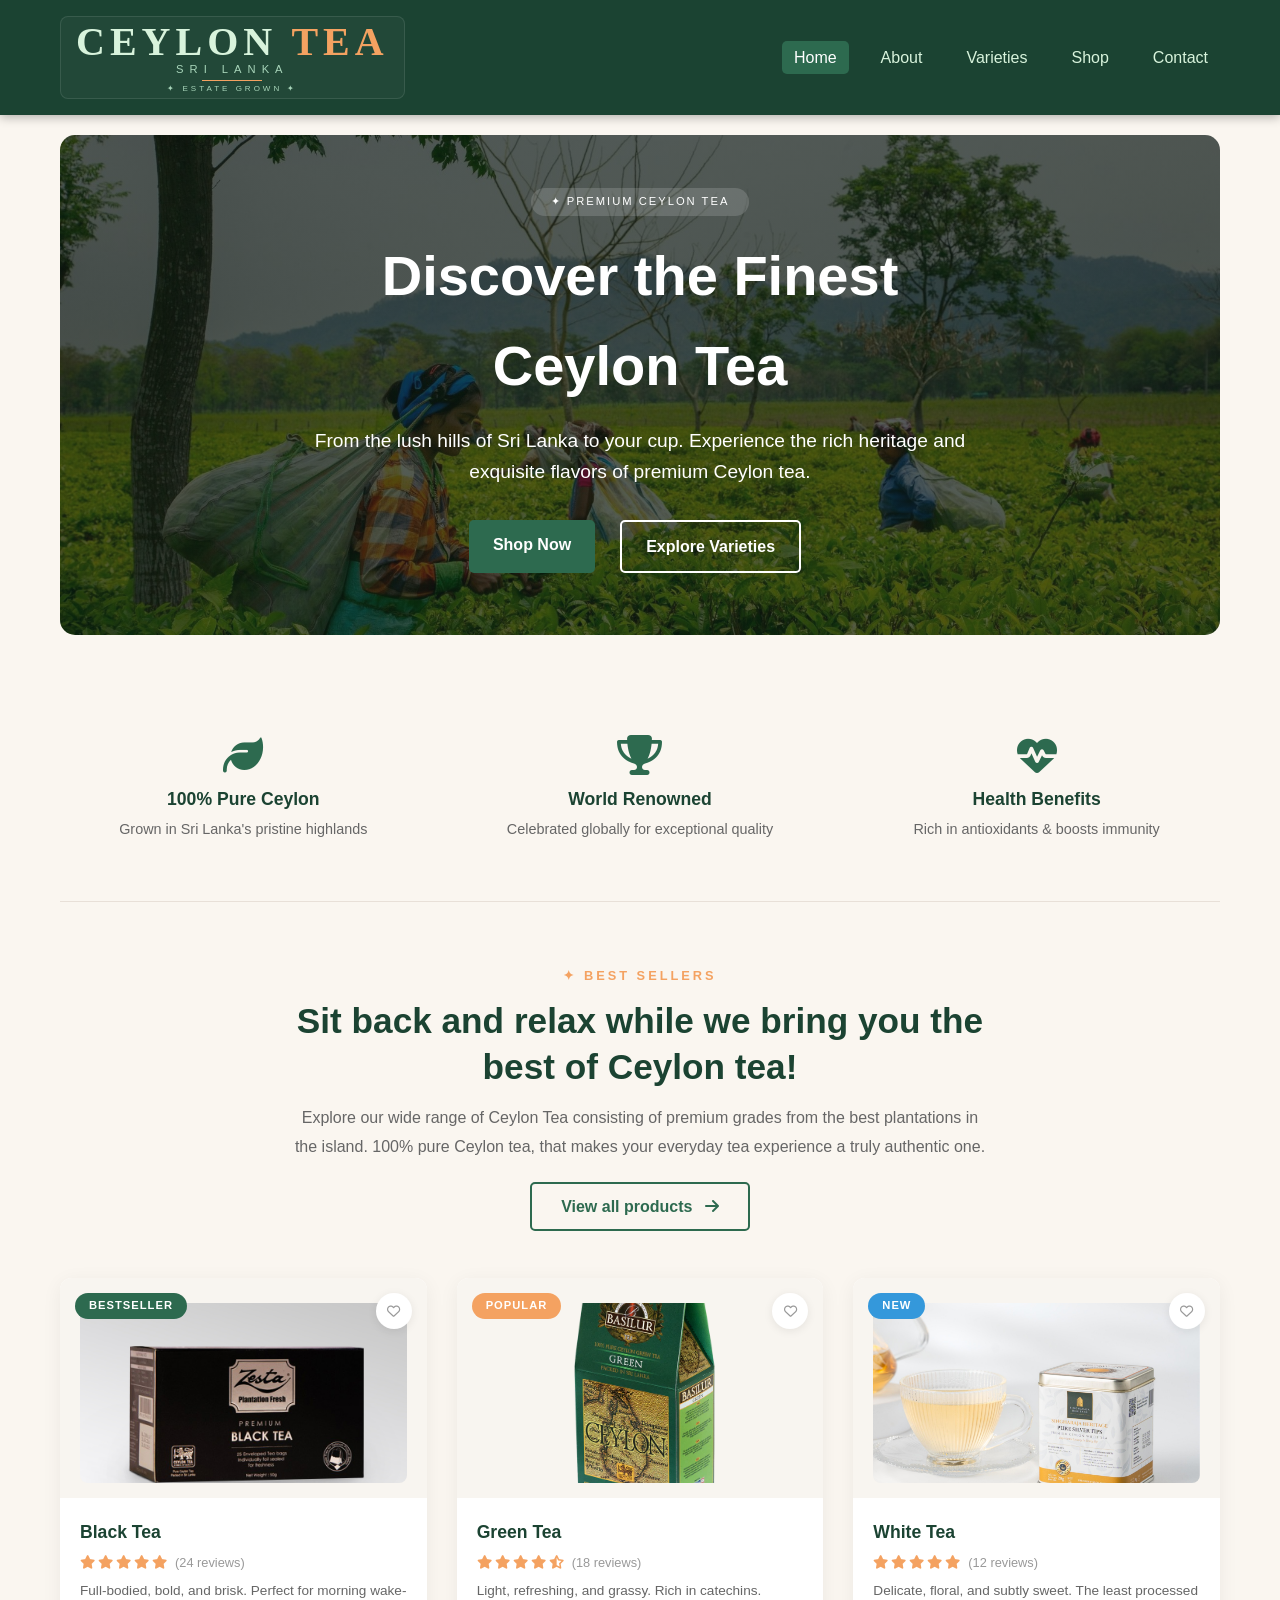
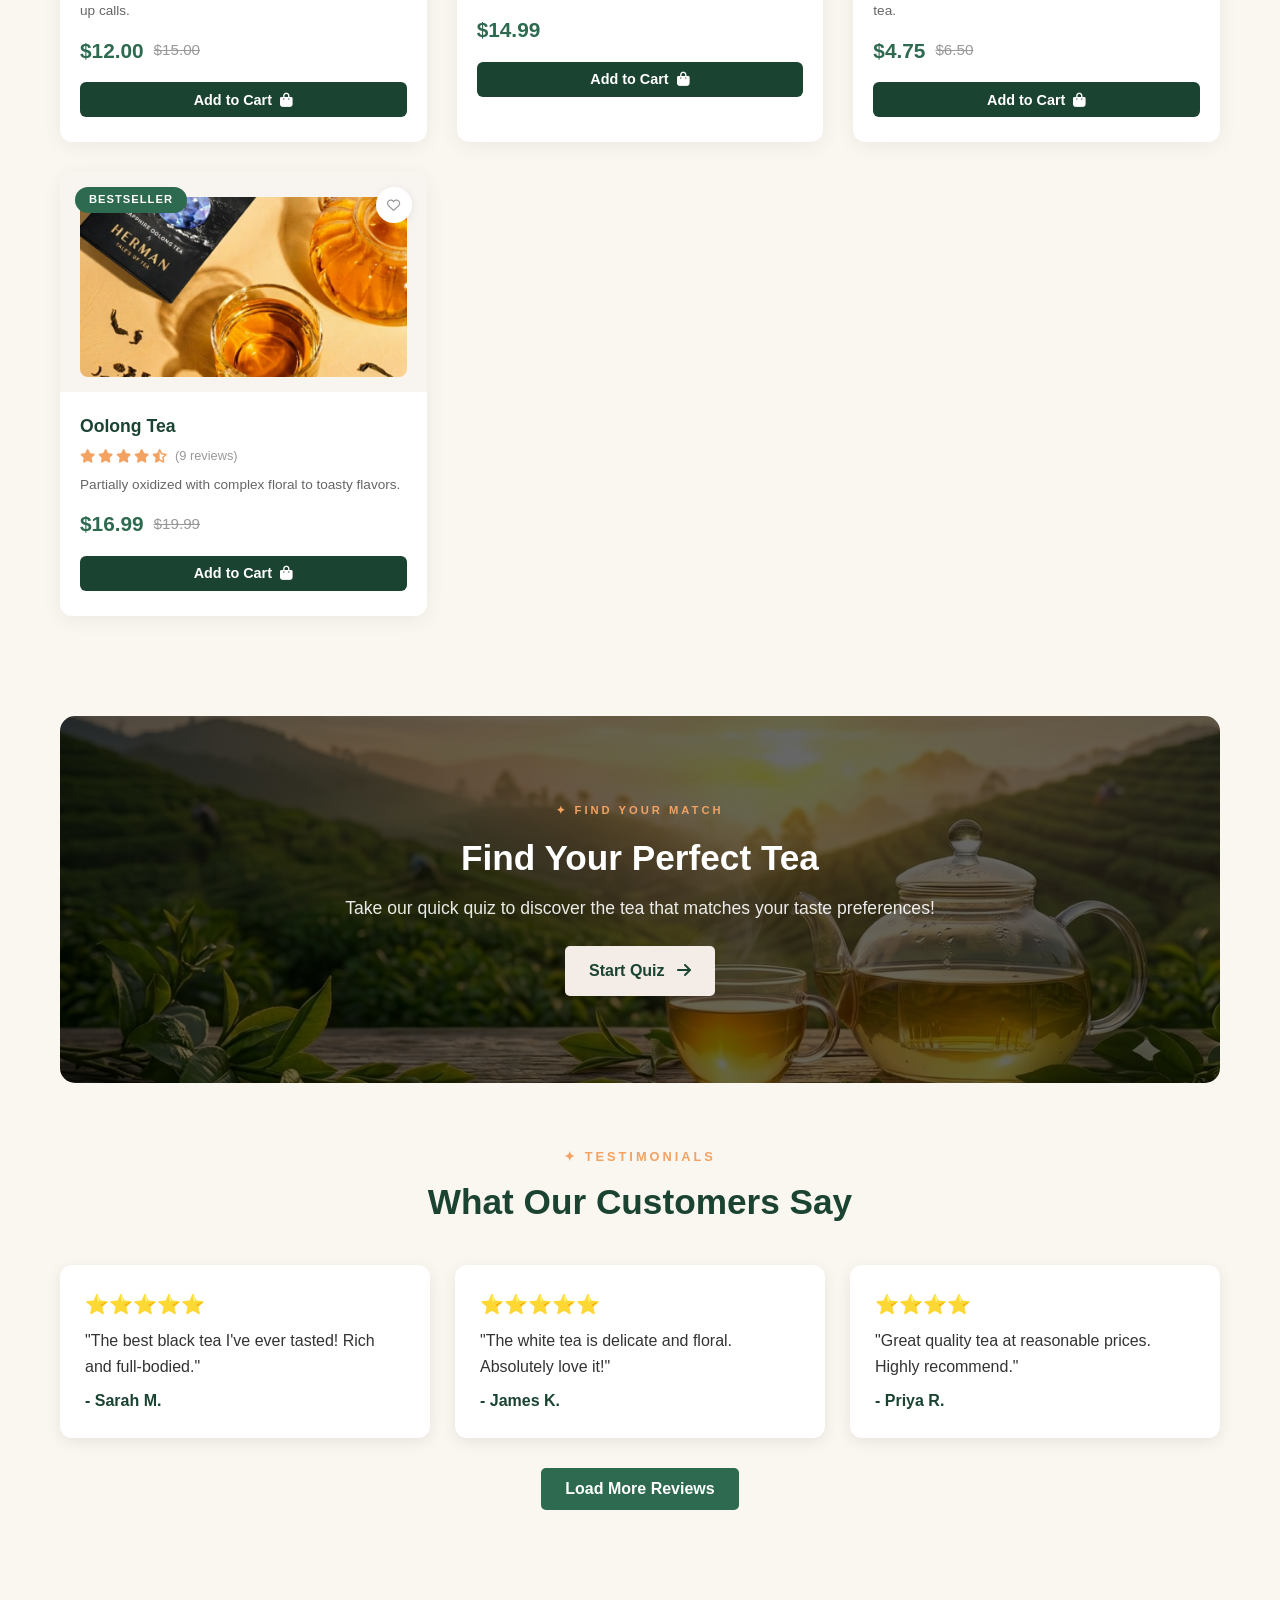
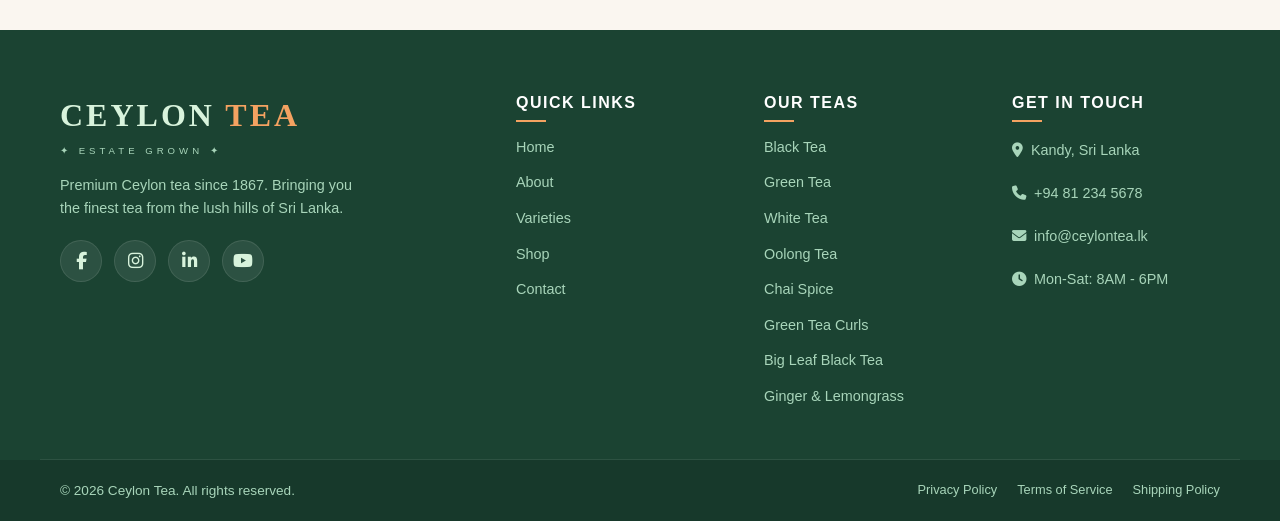
<file: index.html>
<!DOCTYPE html>
<html lang="en">
<head>
    <meta charset="UTF-8">
    <meta name="viewport" content="width=device-width, initial-scale=1.0">
    <title>Ceylon Tea | Taste the Heritage</title>
    <meta name="description" content="Discover the finest Ceylon tea from Sri Lanka. Premium tea heritage website.">
    <link rel="stylesheet" href="css/style.css">
    <link rel="stylesheet" href="https://cdnjs.cloudflare.com/ajax/libs/font-awesome/6.5.0/css/all.min.css">
    <link rel="icon" type="image/png" href="/favicon/favicon-96x96.png" sizes="96x96" />
    <link rel="icon" type="image/svg+xml" href="/favicon/favicon.svg" />
    <link rel="shortcut icon" href="/favicon/favicon.ico" />
    <link rel="apple-touch-icon" sizes="180x180" href="/favicon/apple-touch-icon.png" />
    <link rel="manifest" href="/favicon/site.webmanifest" />
</head>
<body>
    <header>
        <nav>
            <div class="logo">
                <span class="logo-brand">Ceylon <span class="highlight">Tea</span></span>
                <span class="logo-location">Sri Lanka</span>
                <span class="logo-divider"></span>
                <span class="logo-tagline">✦ Estate Grown ✦</span>
            </div>
            <ul>
                <li><a href="index.html" class="active">Home</a></li>
                <li><a href="about.html">About</a></li>
                <li><a href="varieties.html">Varieties</a></li>
                <li><a href="shop.html">Shop</a></li>
                <li><a href="contact.html">Contact</a></li>
            </ul>
            <div class="hamburger" onclick="toggleMenu()">☰</div>
        </nav>
    </header>

    <main>
        <section class="hero">
            <div class="hero-content">
                <span class="hero-badge">✦ Premium Ceylon Tea</span>
                <h1>Discover the Finest Ceylon Tea</h1>
                <p>From the lush hills of Sri Lanka to your cup. Experience the rich heritage and exquisite flavors of premium Ceylon tea.</p>
                <div class="hero-buttons">
                    <a href="shop.html" class="btn">Shop Now</a>
                    <a href="varieties.html" class="btn btn-secondary">Explore Varieties</a>
                </div>
            </div>
        </section>

        <section class="features-banner">
            <div class="feature-item">
                <i class="fas fa-leaf"></i>
                <h4>100% Pure Ceylon</h4>
                <p>Grown in Sri Lanka's pristine highlands</p>
            </div>
            <div class="feature-item">
                <i class="fas fa-trophy"></i>
                <h4>World Renowned</h4>
                <p>Celebrated globally for exceptional quality</p>
            </div>
            <div class="feature-item">
                <i class="fas fa-heartbeat"></i>
                <h4>Health Benefits</h4>
                <p>Rich in antioxidants & boosts immunity</p>
            </div>
        </section>

        <section class="best-sellers">
            <div class="section-header">
                <span class="section-tag">✦ Best Sellers</span>
                <h2>Sit back and relax while we bring you the best of Ceylon tea!</h2>
                <p>Explore our wide range of Ceylon Tea consisting of premium grades from the best plantations in the island. 100% pure Ceylon tea, that makes your everyday tea experience a truly authentic one.</p>
                <a href="varieties.html" class="btn btn-outline">View all products <i class="fas fa-arrow-right"></i></a>
            </div>

            <div class="products-grid">
                <div class="product-card">
                    <div class="product-badge">Bestseller</div>
                    <div class="product-image">
                        <img src="images/black-tea.jpg" alt="Black Tea">
                        <button class="product-wishlist" onclick="addToWishlist('Black Tea')"><i class="far fa-heart"></i></button>
                    </div>
                    <div class="product-info">
                        <h3>Black Tea</h3>
                        <div class="product-rating">
                            <i class="fas fa-star"></i><i class="fas fa-star"></i>
                            <i class="fas fa-star"></i><i class="fas fa-star"></i>
                            <i class="fas fa-star"></i>
                            <span>(24 reviews)</span>
                        </div>
                        <p class="product-desc">Full-bodied, bold, and brisk. Perfect for morning wake-up calls.</p>
                        <div class="product-price">
                            <span class="price">$12.00</span>
                            <span class="price-old">$15.00</span>
                        </div>
                        <button class="btn btn-product" onclick="addToCart('Black Tea', 12.00, this)">Add to Cart <i class="fas fa-shopping-bag"></i></button>
                    </div>
                </div>

                <div class="product-card">
                    <div class="product-badge" style="background:#f4a261;">Popular</div>
                    <div class="product-image">
                        <img src="images/green-tea.jpg" alt="Green Tea">
                        <button class="product-wishlist" onclick="addToWishlist('Green Tea')"><i class="far fa-heart"></i></button>
                    </div>
                    <div class="product-info">
                        <h3>Green Tea</h3>
                        <div class="product-rating">
                            <i class="fas fa-star"></i><i class="fas fa-star"></i>
                            <i class="fas fa-star"></i><i class="fas fa-star"></i>
                            <i class="fas fa-star-half-alt"></i>
                            <span>(18 reviews)</span>
                        </div>
                        <p class="product-desc">Light, refreshing, and grassy. Rich in catechins.</p>
                        <div class="product-price">
                            <span class="price">$14.99</span>
                        </div>
                        <button class="btn btn-product" onclick="addToCart('Green Tea', 14.99, this)">Add to Cart <i class="fas fa-shopping-bag"></i></button>
                    </div>
                </div>

                <div class="product-card">
                    <div class="product-badge" style="background:#3498db;">New</div>
                    <div class="product-image">
                        <img src="images/white-tea.jpg" alt="White Tea">
                        <button class="product-wishlist" onclick="addToWishlist('White Tea')"><i class="far fa-heart"></i></button>
                    </div>
                    <div class="product-info">
                        <h3>White Tea</h3>
                        <div class="product-rating">
                            <i class="fas fa-star"></i><i class="fas fa-star"></i>
                            <i class="fas fa-star"></i><i class="fas fa-star"></i>
                            <i class="fas fa-star"></i>
                            <span>(12 reviews)</span>
                        </div>
                        <p class="product-desc">Delicate, floral, and subtly sweet. The least processed tea.</p>
                        <div class="product-price">
                            <span class="price">$4.75</span>
                            <span class="price-old">$6.50</span>
                        </div>
                        <button class="btn btn-product" onclick="addToCart('White Tea', 4.75, this)">Add to Cart <i class="fas fa-shopping-bag"></i></button>
                    </div>
                </div>

                <div class="product-card">
                    <div class="product-badge">Bestseller</div>
                    <div class="product-image">
                        <img src="images/oolong-tea.jpg" alt="Oolong Tea">
                        <button class="product-wishlist" onclick="addToWishlist('Oolong Tea')"><i class="far fa-heart"></i></button>
                    </div>
                    <div class="product-info">
                        <h3>Oolong Tea</h3>
                        <div class="product-rating">
                            <i class="fas fa-star"></i><i class="fas fa-star"></i>
                            <i class="fas fa-star"></i><i class="fas fa-star"></i>
                            <i class="fas fa-star-half-alt"></i>
                            <span>(9 reviews)</span>
                        </div>
                        <p class="product-desc">Partially oxidized with complex floral to toasty flavors.</p>
                        <div class="product-price">
                            <span class="price">$16.99</span>
                            <span class="price-old">$19.99</span>
                        </div>
                        <button class="btn btn-product" onclick="addToCart('Oolong Tea', 16.99, this)">Add to Cart <i class="fas fa-shopping-bag"></i></button>
                    </div>
                </div>
            </div>
        </section>

        <section class="quiz-preview">
            <div class="quiz-content">
                <span class="quiz-tag">✦ Find Your Match</span>
                <h2>Find Your Perfect Tea</h2>
                <p>Take our quick quiz to discover the tea that matches your taste preferences!</p>
                <a href="shop.html#quiz" class="btn">Start Quiz <i class="fas fa-arrow-right"></i></a>
            </div>
        </section>

        <section class="reviews">
            <div class="section-header">
                <span class="section-tag">✦ Testimonials</span>
                <h2>What Our Customers Say</h2>
            </div>
            <div class="review-grid" id="reviewDisplay">
                <div class="review-card">
                    <div class="stars">⭐⭐⭐⭐⭐</div>
                    <p>"The best black tea I've ever tasted! Rich and full-bodied."</p>
                    <h4>- Sarah M.</h4>
                </div>
                <div class="review-card">
                    <div class="stars">⭐⭐⭐⭐⭐</div>
                    <p>"The white tea is delicate and floral. Absolutely love it!"</p>
                    <h4>- James K.</h4>
                </div>
                <div class="review-card">
                    <div class="stars">⭐⭐⭐⭐</div>
                    <p>"Great quality tea at reasonable prices. Highly recommend."</p>
                    <h4>- Priya R.</h4>
                </div>
            </div>
            <div class="reviews-cta">
                <button class="btn" onclick="loadMoreReviews()">Load More Reviews</button>
            </div>
        </section>
    </main>

    <footer class="main-footer">
        <div class="footer-container">
            <div class="footer-col">
                <div class="footer-logo">
                    <span class="footer-brand">Ceylon <span class="highlight">Tea</span></span>
                    <span class="footer-tagline">✦ Estate Grown ✦</span>
                </div>
                <p class="footer-description">Premium Ceylon tea since 1867. Bringing you the finest tea from the lush hills of Sri Lanka.</p>
                <div class="footer-social">
                    <a href="#" class="social-link" aria-label="Facebook"><i class="fab fa-facebook-f"></i></a>
                    <a href="#" class="social-link" aria-label="Instagram"><i class="fab fa-instagram"></i></a>
                    <a href="#" class="social-link" aria-label="LinkedIn"><i class="fab fa-linkedin-in"></i></a>
                    <a href="#" class="social-link" aria-label="YouTube"><i class="fab fa-youtube"></i></a>
                </div>
            </div>
            <div class="footer-col">
                <h4>Quick Links</h4>
                <ul>
                    <li><a href="index.html">Home</a></li>
                    <li><a href="about.html">About</a></li>
                    <li><a href="varieties.html">Varieties</a></li>
                    <li><a href="shop.html">Shop</a></li>
                    <li><a href="contact.html">Contact</a></li>
                </ul>
            </div>
            <div class="footer-col">
                <h4>Our Teas</h4>
                <ul>
                    <li><a href="varieties.html">Black Tea</a></li>
                    <li><a href="varieties.html">Green Tea</a></li>
                    <li><a href="varieties.html">White Tea</a></li>
                    <li><a href="varieties.html">Oolong Tea</a></li>
                    <li><a href="varieties.html">Chai Spice</a></li>
                    <li><a href="varieties.html">Green Tea Curls</a></li>
                    <li><a href="varieties.html">Big Leaf Black Tea</a></li>
                    <li><a href="varieties.html">Ginger & Lemongrass</a></li>
                </ul>
            </div>
            <div class="footer-col">
                <h4>Get in Touch</h4>
                <ul class="footer-contact">
                    <li><i class="fas fa-map-marker-alt"></i> Kandy, Sri Lanka</li>
                    <li><i class="fas fa-phone"></i> +94 81 234 5678</li>
                    <li><i class="fas fa-envelope"></i> info@ceylontea.lk</li>
                    <li><i class="fas fa-clock"></i> Mon-Sat: 8AM - 6PM</li>
                </ul>
            </div>
        </div>
        <div class="footer-bottom">
            <div class="footer-bottom-container">
                <p>&copy; 2026 Ceylon Tea. All rights reserved.</p>
                <div class="footer-bottom-links">
                    <a href="#">Privacy Policy</a>
                    <a href="#">Terms of Service</a>
                    <a href="#">Shipping Policy</a>
                </div>
            </div>
        </div>
    </footer>

    <button id="backToTop" title="Back to Top">↑</button>
    <script src="js/script.js"></script>
</body>
</html>
</file>
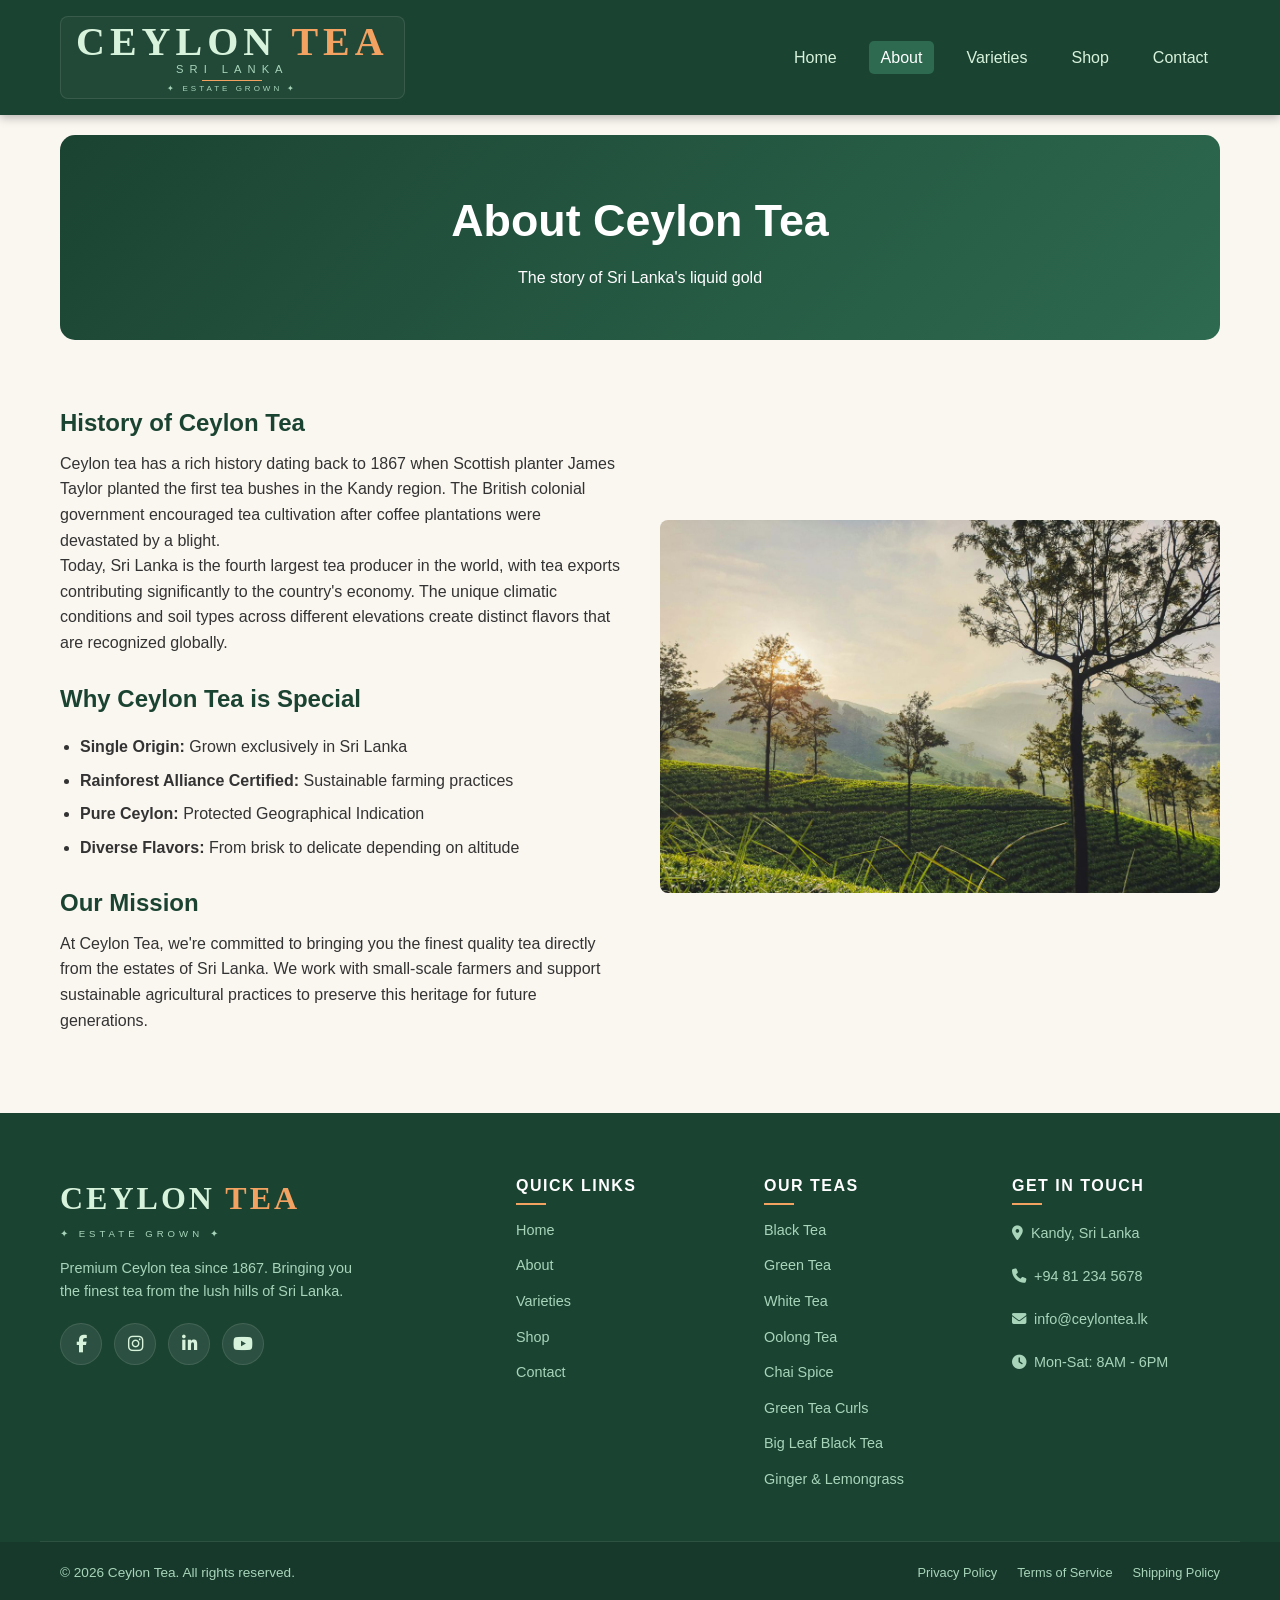
<file: about.html>
<!DOCTYPE html>
<html lang="en">
<head>
    <meta charset="UTF-8">
    <meta name="viewport" content="width=device-width, initial-scale=1.0">
    <title>About Ceylon Tea</title>
    <meta name="description" content="Discover the rich history of Ceylon tea, from its origins in 1867 to becoming Sri Lanka's most celebrated export.">
    <link rel="stylesheet" href="css/style.css">
    <link rel="stylesheet" href="https://cdnjs.cloudflare.com/ajax/libs/font-awesome/6.5.0/css/all.min.css">
    <link rel="icon" type="image/png" href="/favicon/favicon-96x96.png" sizes="96x96" />
    <link rel="icon" type="image/svg+xml" href="/favicon/favicon.svg" />
    <link rel="shortcut icon" href="/favicon/favicon.ico" />
    <link rel="apple-touch-icon" sizes="180x180" href="/favicon/apple-touch-icon.png" />
    <link rel="manifest" href="/favicon/site.webmanifest" />
</head>
<body>
    <header>
        <nav>
            <div class="logo">
                <span class="logo-brand">Ceylon <span class="highlight">Tea</span></span>
                <span class="logo-location">Sri Lanka</span>
                <span class="logo-divider"></span>
                <span class="logo-tagline">✦ Estate Grown ✦</span>
            </div>
            <ul>
                <li><a href="index.html">Home</a></li>
                <li><a href="about.html" class="active">About</a></li>
                <li><a href="varieties.html">Varieties</a></li>
                <li><a href="shop.html">Shop</a></li>
                <li><a href="contact.html">Contact</a></li>
            </ul>
            <div class="hamburger" onclick="toggleMenu()">☰</div>
        </nav>
    </header>

    <main>
        <section class="page-header">
            <h1>About Ceylon Tea</h1>
            <p>The story of Sri Lanka's liquid gold</p>
        </section>

        <section class="about-content">
            <div class="about-text">
                <h2>History of Ceylon Tea</h2>
                <p>Ceylon tea has a rich history dating back to 1867 when Scottish planter James Taylor planted the first tea bushes in the Kandy region. The British colonial government encouraged tea cultivation after coffee plantations were devastated by a blight.</p>
                <p>Today, Sri Lanka is the fourth largest tea producer in the world, with tea exports contributing significantly to the country's economy. The unique climatic conditions and soil types across different elevations create distinct flavors that are recognized globally.</p>
                <h2>Why Ceylon Tea is Special</h2>
                <ul>
                    <li><strong>Single Origin:</strong> Grown exclusively in Sri Lanka</li>
                    <li><strong>Rainforest Alliance Certified:</strong> Sustainable farming practices</li>
                    <li><strong>Pure Ceylon:</strong> Protected Geographical Indication</li>
                    <li><strong>Diverse Flavors:</strong> From brisk to delicate depending on altitude</li>
                </ul>
                <h2>Our Mission</h2>
                <p>At Ceylon Tea, we're committed to bringing you the finest quality tea directly from the estates of Sri Lanka. We work with small-scale farmers and support sustainable agricultural practices to preserve this heritage for future generations.</p>
            </div>
            <div class="about-image">
                <img src="images/tea-garden.jpg" alt="Tea plantation in Sri Lanka">
            </div>
        </section>
    </main>

    <footer class="main-footer">
        <div class="footer-container">
            <div class="footer-col">
                <div class="footer-logo">
                    <span class="footer-brand">Ceylon <span class="highlight">Tea</span></span>
                    <span class="footer-tagline">✦ Estate Grown ✦</span>
                </div>
                <p class="footer-description">Premium Ceylon tea since 1867. Bringing you the finest tea from the lush hills of Sri Lanka.</p>
                <div class="footer-social">
                    <a href="#" class="social-link" aria-label="Facebook"><i class="fab fa-facebook-f"></i></a>
                    <a href="#" class="social-link" aria-label="Instagram"><i class="fab fa-instagram"></i></a>
                    <a href="#" class="social-link" aria-label="LinkedIn"><i class="fab fa-linkedin-in"></i></a>
                    <a href="#" class="social-link" aria-label="YouTube"><i class="fab fa-youtube"></i></a>
                </div>
            </div>
            <div class="footer-col">
                <h4>Quick Links</h4>
                <ul>
                    <li><a href="index.html">Home</a></li>
                    <li><a href="about.html">About</a></li>
                    <li><a href="varieties.html">Varieties</a></li>
                    <li><a href="shop.html">Shop</a></li>
                    <li><a href="contact.html">Contact</a></li>
                </ul>
            </div>
            <div class="footer-col">
                <h4>Our Teas</h4>
                <ul>
                    <li><a href="varieties.html">Black Tea</a></li>
                    <li><a href="varieties.html">Green Tea</a></li>
                    <li><a href="varieties.html">White Tea</a></li>
                    <li><a href="varieties.html">Oolong Tea</a></li>
                    <li><a href="varieties.html">Chai Spice</a></li>
                    <li><a href="varieties.html">Green Tea Curls</a></li>
                    <li><a href="varieties.html">Big Leaf Black Tea</a></li>
                    <li><a href="varieties.html">Ginger & Lemongrass</a></li>
                </ul>
            </div>
            <div class="footer-col">
                <h4>Get in Touch</h4>
                <ul class="footer-contact">
                    <li><i class="fas fa-map-marker-alt"></i> Kandy, Sri Lanka</li>
                    <li><i class="fas fa-phone"></i> +94 81 234 5678</li>
                    <li><i class="fas fa-envelope"></i> info@ceylontea.lk</li>
                    <li><i class="fas fa-clock"></i> Mon-Sat: 8AM - 6PM</li>
                </ul>
            </div>
        </div>
        <div class="footer-bottom">
            <div class="footer-bottom-container">
                <p>&copy; 2026 Ceylon Tea. All rights reserved.</p>
                <div class="footer-bottom-links">
                    <a href="#">Privacy Policy</a>
                    <a href="#">Terms of Service</a>
                    <a href="#">Shipping Policy</a>
                </div>
            </div>
        </div>
    </footer>

    <button id="backToTop" title="Back to Top">↑</button>
    <script src="js/script.js"></script>
</body>
</html>
</file>
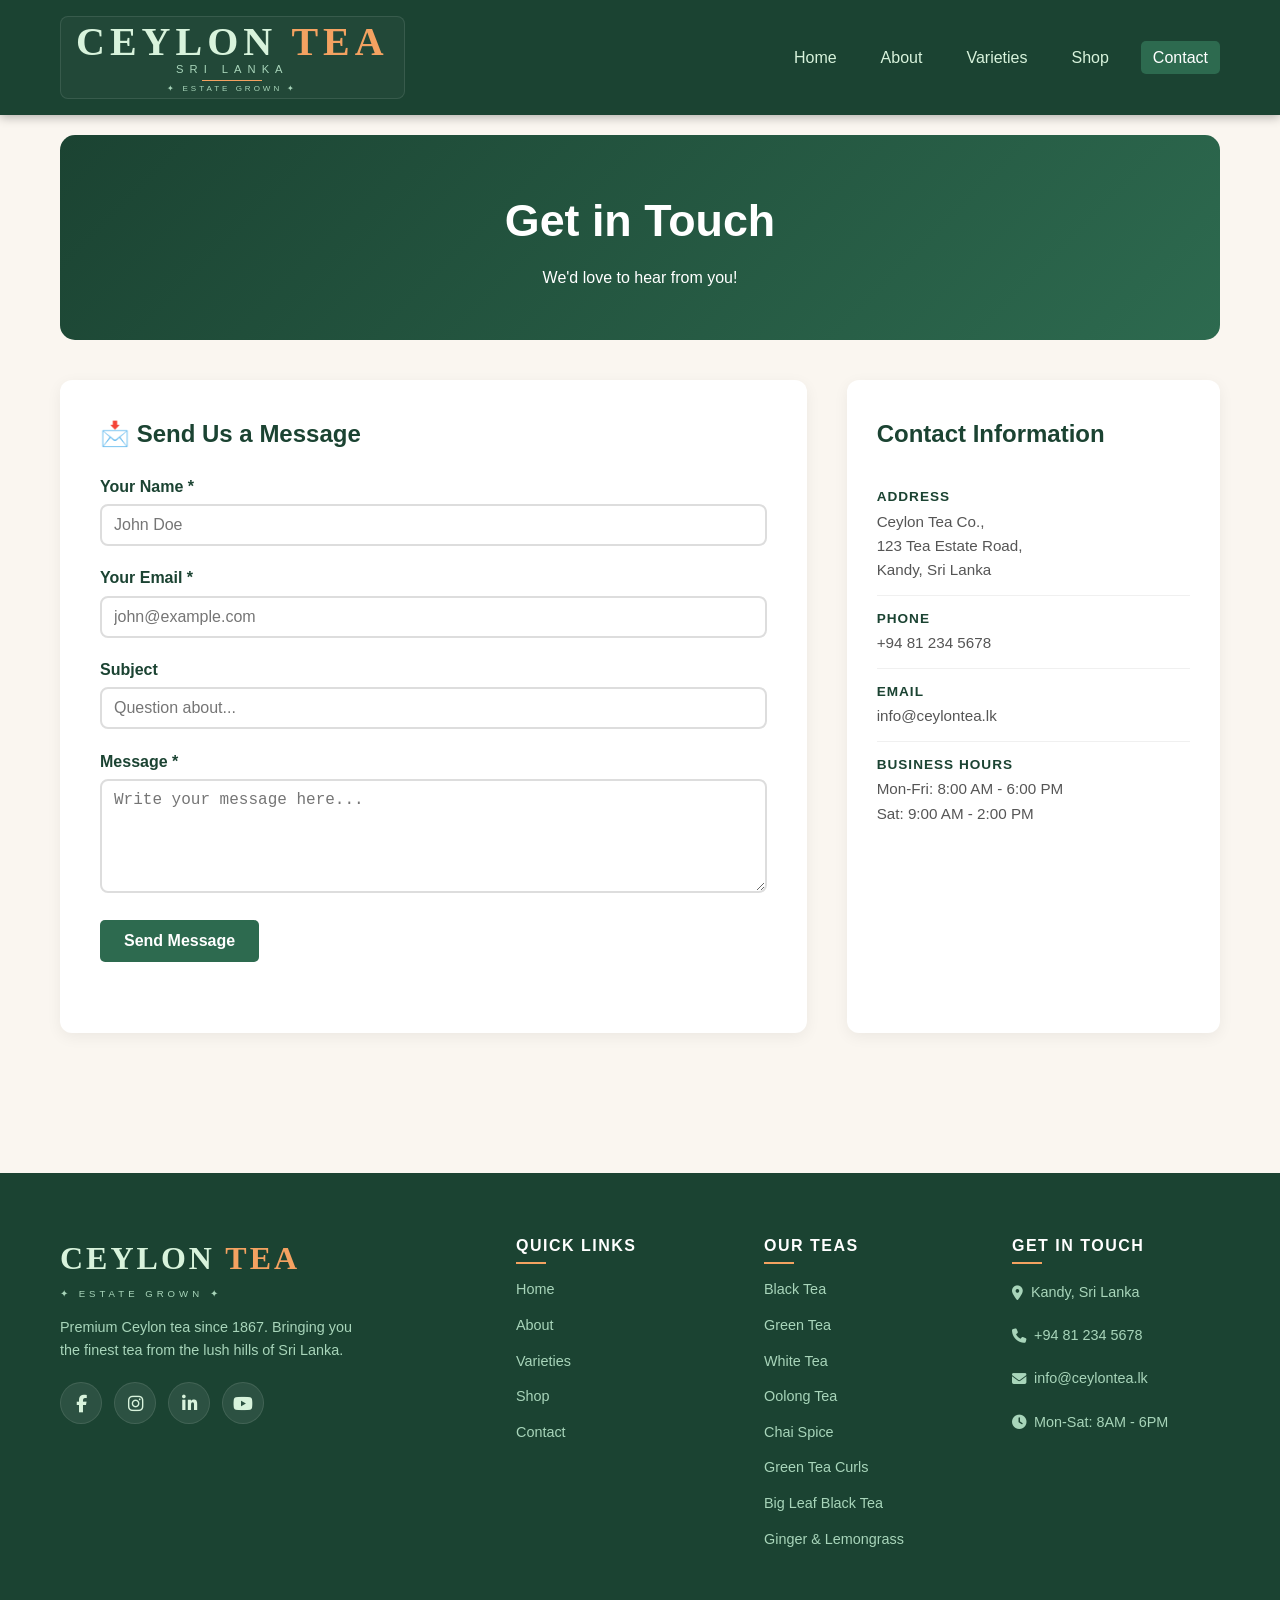
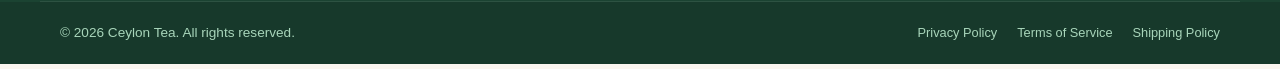
<file: contact.html>
<!doctype html>
<html lang="en">
  <head>
    <meta charset="UTF-8" />
    <meta name="viewport" content="width=device-width, initial-scale=1.0" />
    <title>Contact Ceylon Tea</title>
    <meta
      name="description"
      content="Contact Ceylon Tea. Send us a message and we'll get back to you within 24 hours."
    />
    <link rel="stylesheet" href="css/style.css" />
    <link
      rel="stylesheet"
      href="https://cdnjs.cloudflare.com/ajax/libs/font-awesome/6.5.0/css/all.min.css"
    />
    <link
      rel="icon"
      type="image/png"
      href="/favicon/favicon-96x96.png"
      sizes="96x96"
    />
    <link rel="icon" type="image/svg+xml" href="/favicon/favicon.svg" />
    <link rel="shortcut icon" href="/favicon/favicon.ico" />
    <link
      rel="apple-touch-icon"
      sizes="180x180"
      href="/favicon/apple-touch-icon.png"
    />
    <link rel="manifest" href="/favicon/site.webmanifest" />
  </head>
  <body>
    <header>
      <nav>
        <div class="logo">
          <span class="logo-brand"
            >Ceylon <span class="highlight">Tea</span></span
          >
          <span class="logo-location">Sri Lanka</span>
          <span class="logo-divider"></span>
          <span class="logo-tagline">✦ Estate Grown ✦</span>
        </div>
        <ul>
          <li><a href="index.html">Home</a></li>
          <li><a href="about.html">About</a></li>
          <li><a href="varieties.html">Varieties</a></li>
          <li><a href="shop.html">Shop</a></li>
          <li><a href="contact.html" class="active">Contact</a></li>
        </ul>
        <div class="hamburger" onclick="toggleMenu()">☰</div>
      </nav>
    </header>

    <main>
      <section class="page-header">
        <h1>Get in Touch</h1>
        <p>We'd love to hear from you!</p>
      </section>

      <section class="contact-content">
        <div class="contact-form">
          <h2>📩 Send Us a Message</h2>
          <form id="contactForm">
            <div class="form-group">
              <label for="contactName">Your Name *</label>
              <input
                type="text"
                id="contactName"
                required
                placeholder="John Doe"
              />
            </div>
            <div class="form-group">
              <label for="contactEmail">Your Email *</label>
              <input
                type="email"
                id="contactEmail"
                required
                placeholder="john@example.com"
              />
            </div>
            <div class="form-group">
              <label for="contactSubject">Subject</label>
              <input
                type="text"
                id="contactSubject"
                placeholder="Question about..."
              />
            </div>
            <div class="form-group">
              <label for="contactMessage">Message *</label>
              <textarea
                id="contactMessage"
                rows="5"
                required
                placeholder="Write your message here..."
              ></textarea>
            </div>
            <button type="submit" class="btn">Send Message</button>
          </form>
          <div id="contactFeedback"></div>
        </div>

        <div class="contact-info">
          <h2>Contact Information</h2>
          <div class="contact-detail">
            <div>
              <strong>Address</strong>
              <p>
                Ceylon Tea Co.,<br />123 Tea Estate Road,<br />Kandy, Sri Lanka
              </p>
            </div>
          </div>
          <div class="contact-detail">
            <div>
              <strong>Phone</strong>
              <p>+94 81 234 5678</p>
            </div>
          </div>
          <div class="contact-detail">
            <div>
              <strong>Email</strong>
              <p>info@ceylontea.lk</p>
            </div>
          </div>
          <div class="contact-detail">
            <div>
              <strong>Business Hours</strong>
              <p>Mon-Fri: 8:00 AM - 6:00 PM<br />Sat: 9:00 AM - 2:00 PM</p>
            </div>
          </div>
        </div>
      </section>
    </main>

    <footer class="main-footer">
      <div class="footer-container">
        <div class="footer-col">
          <div class="footer-logo">
            <span class="footer-brand"
              >Ceylon <span class="highlight">Tea</span></span
            >
            <span class="footer-tagline">✦ Estate Grown ✦</span>
          </div>
          <p class="footer-description">
            Premium Ceylon tea since 1867. Bringing you the finest tea from the
            lush hills of Sri Lanka.
          </p>
          <div class="footer-social">
            <a href="#" class="social-link" aria-label="Facebook"
              ><i class="fab fa-facebook-f"></i
            ></a>
            <a href="#" class="social-link" aria-label="Instagram"
              ><i class="fab fa-instagram"></i
            ></a>
            <a href="#" class="social-link" aria-label="LinkedIn"
              ><i class="fab fa-linkedin-in"></i
            ></a>
            <a href="#" class="social-link" aria-label="YouTube"
              ><i class="fab fa-youtube"></i
            ></a>
          </div>
        </div>
        <div class="footer-col">
          <h4>Quick Links</h4>
          <ul>
            <li><a href="index.html">Home</a></li>
            <li><a href="about.html">About</a></li>
            <li><a href="varieties.html">Varieties</a></li>
            <li><a href="shop.html">Shop</a></li>
            <li><a href="contact.html">Contact</a></li>
          </ul>
        </div>
        <div class="footer-col">
          <h4>Our Teas</h4>
          <ul>
            <li><a href="varieties.html">Black Tea</a></li>
            <li><a href="varieties.html">Green Tea</a></li>
            <li><a href="varieties.html">White Tea</a></li>
            <li><a href="varieties.html">Oolong Tea</a></li>
            <li><a href="varieties.html">Chai Spice</a></li>
            <li><a href="varieties.html">Green Tea Curls</a></li>
            <li><a href="varieties.html">Big Leaf Black Tea</a></li>
            <li><a href="varieties.html">Ginger & Lemongrass</a></li>
          </ul>
        </div>
        <div class="footer-col">
          <h4>Get in Touch</h4>
          <ul class="footer-contact">
            <li><i class="fas fa-map-marker-alt"></i> Kandy, Sri Lanka</li>
            <li><i class="fas fa-phone"></i> +94 81 234 5678</li>
            <li><i class="fas fa-envelope"></i> info@ceylontea.lk</li>
            <li><i class="fas fa-clock"></i> Mon-Sat: 8AM - 6PM</li>
          </ul>
        </div>
      </div>
      <div class="footer-bottom">
        <div class="footer-bottom-container">
          <p>&copy; 2026 Ceylon Tea. All rights reserved.</p>
          <div class="footer-bottom-links">
            <a href="#">Privacy Policy</a>
            <a href="#">Terms of Service</a>
            <a href="#">Shipping Policy</a>
          </div>
        </div>
      </div>
    </footer>

    <button id="backToTop" title="Back to Top">↑</button>
    <script src="js/script.js"></script>
  </body>
</html>
</file>
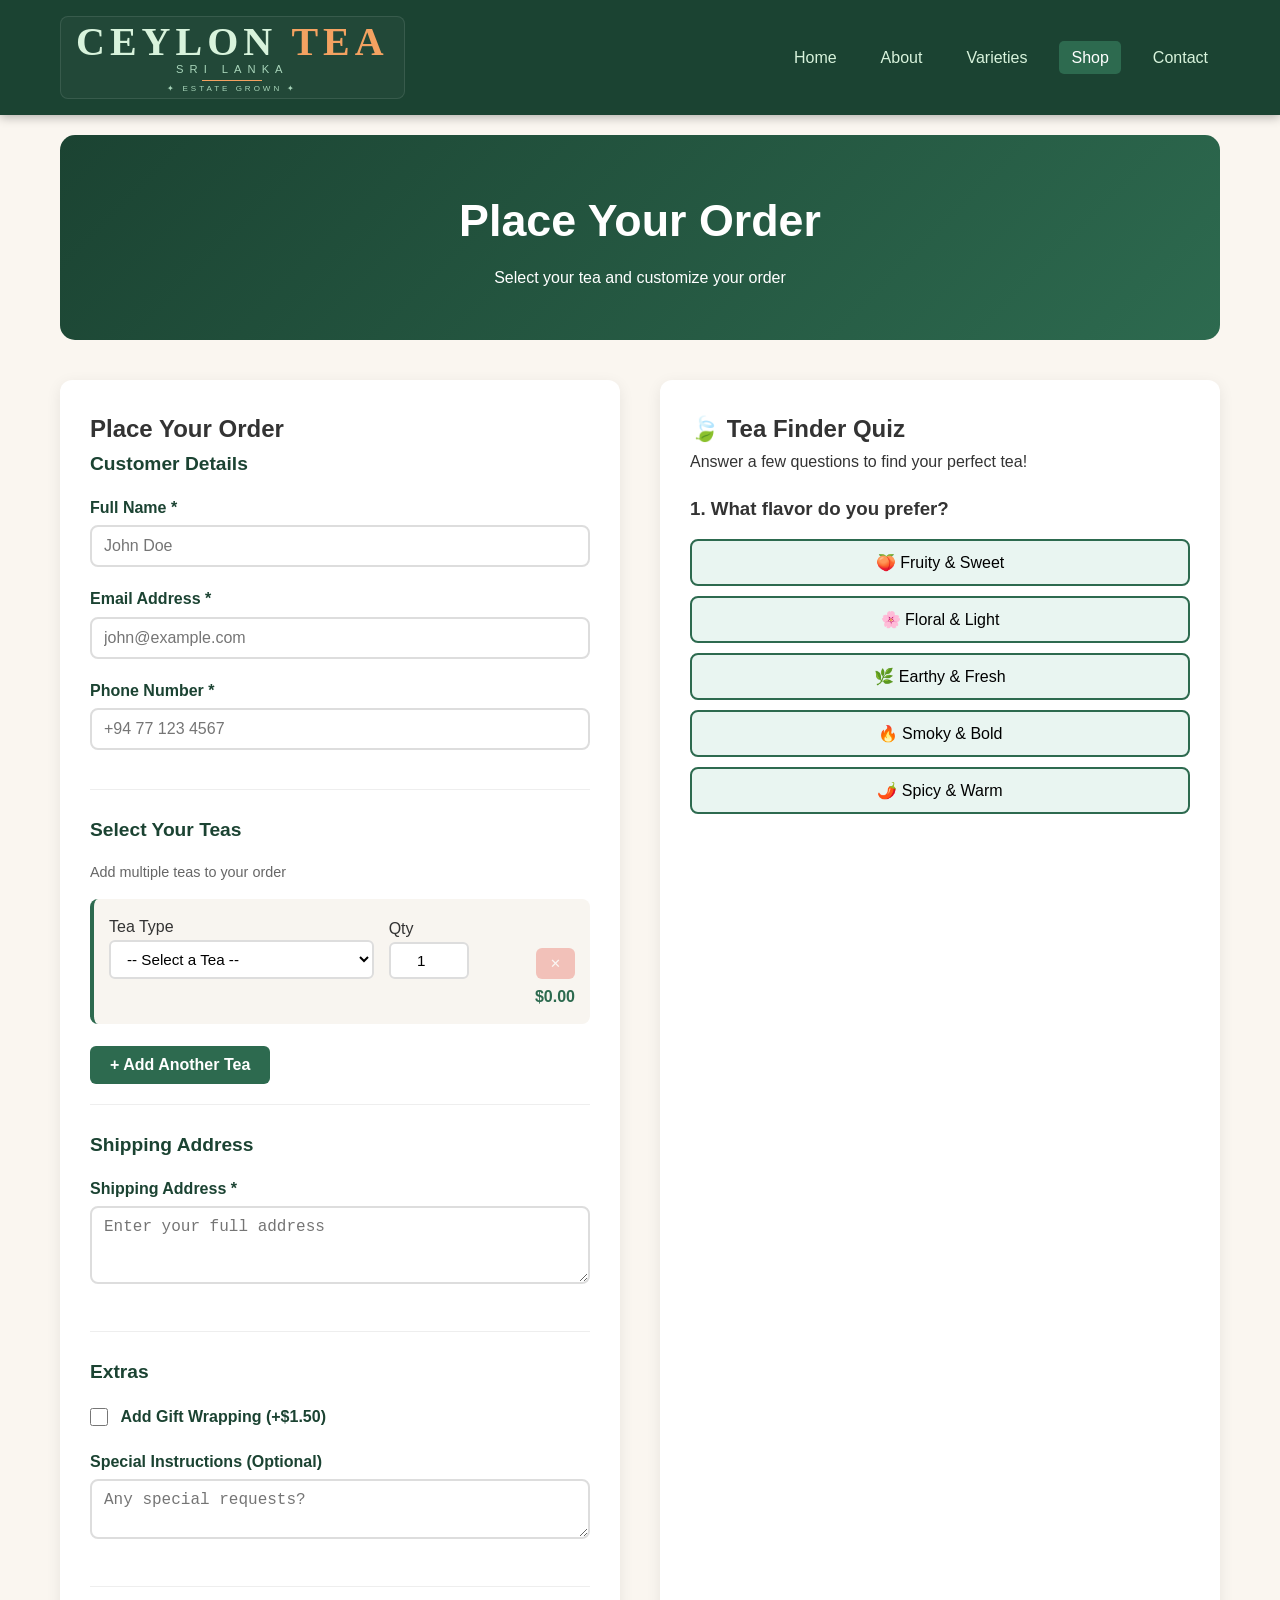
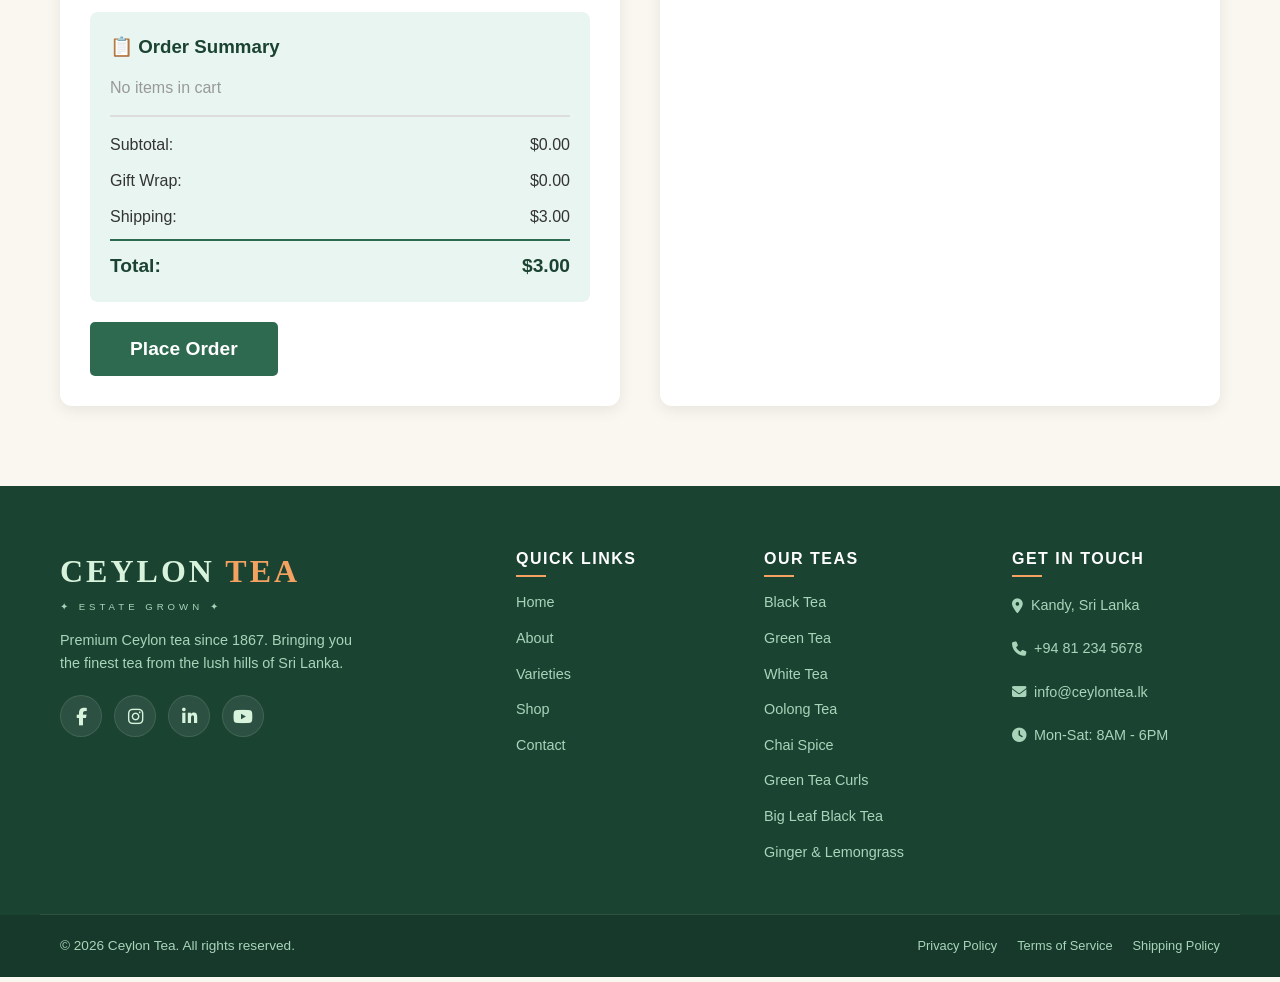
<file: shop.html>
<!DOCTYPE html>
<html lang="en">
<head>
    <meta charset="UTF-8">
    <meta name="viewport" content="width=device-width, initial-scale=1.0">
    <title>Shop Ceylon Tea</title>
    <meta name="description" content="Order premium Ceylon tea online. Multiple varieties available with real-time price calculation.">
    <link rel="stylesheet" href="css/style.css">
    <link rel="stylesheet" href="https://cdnjs.cloudflare.com/ajax/libs/font-awesome/6.5.0/css/all.min.css">
    <link rel="icon" type="image/png" href="/favicon/favicon-96x96.png" sizes="96x96" />
    <link rel="icon" type="image/svg+xml" href="/favicon/favicon.svg" />
    <link rel="shortcut icon" href="/favicon/favicon.ico" />
    <link rel="apple-touch-icon" sizes="180x180" href="/favicon/apple-touch-icon.png" />
    <link rel="manifest" href="/favicon/site.webmanifest" />
</head>
<body>
    <header>
        <nav>
            <div class="logo">
                <span class="logo-brand">Ceylon <span class="highlight">Tea</span></span>
                <span class="logo-location">Sri Lanka</span>
                <span class="logo-divider"></span>
                <span class="logo-tagline">✦ Estate Grown ✦</span>
            </div>
            <ul>
                <li><a href="index.html">Home</a></li>
                <li><a href="about.html">About</a></li>
                <li><a href="varieties.html">Varieties</a></li>
                <li><a href="shop.html" class="active">Shop</a></li>
                <li><a href="contact.html">Contact</a></li>
            </ul>
            <div class="hamburger" onclick="toggleMenu()">☰</div>
        </nav>
    </header>

    <main>
        <section class="page-header">
            <h1>Place Your Order</h1>
            <p>Select your tea and customize your order</p>
        </section>

        <section class="shop-container">
            <div class="order-form">
                <h2>Place Your Order</h2>

                <div class="form-section">
                    <h3>Customer Details</h3>
                    <div class="form-group">
                        <label for="customerName">Full Name *</label>
                        <input type="text" id="customerName" required placeholder="John Doe">
                    </div>
                    <div class="form-group">
                        <label for="customerEmail">Email Address *</label>
                        <input type="email" id="customerEmail" required placeholder="john@example.com">
                    </div>
                    <div class="form-group">
                        <label for="customerPhone">Phone Number *</label>
                        <input type="tel" id="customerPhone" required placeholder="+94 77 123 4567">
                    </div>
                </div>

                <div class="form-section">
                    <h3>Select Your Teas</h3>
                    <p class="section-note">Add multiple teas to your order</p>
                    
                    <div id="orderItemsContainer">
                        <div class="order-item">
                            <div class="item-row">
                                <div class="item-select">
                                    <label>Tea Type</label>
                                    <select class="tea-type" onchange="updateOrderSummary()">
                                        <option value="" disabled selected>-- Select a Tea --</option>
                                        <option value="12.00">Black Tea - $12.00/100g</option>
                                        <option value="14.99">Green Tea - $14.99/100g</option>
                                        <option value="4.75">White Tea - $4.75/20g</option>
                                        <option value="16.99">Oolong Tea - $16.99/100g</option>
                                        <option value="4.75">Chai Spice - $4.75/20g</option>
                                        <option value="8.99">Green Tea Curls - $8.99/25 Tea Bags</option>
                                        <option value="24.99">Big Leaf Black Tea - $24.99/400g</option>
                                        <option value="12.99">Ginger & Lemongrass - $12.99/100g</option>
                                    </select>
                                </div>
                                <div class="item-quantity">
                                    <label>Qty</label>
                                    <input type="number" class="item-qty" min="1" max="20" value="1" onchange="updateOrderSummary()">
                                </div>
                                <div class="item-remove">
                                    <button type="button" class="remove-btn" onclick="removeItem(this)" disabled>✕</button>
                                </div>
                            </div>
                            <div class="item-subtotal">$0.00</div>
                        </div>
                    </div>

                    <button type="button" class="btn btn-secondary add-item-btn" onclick="addOrderItem()">+ Add Another Tea</button>
                </div>

                <div class="form-section">
                    <h3>Shipping Address</h3>
                    <div class="form-group">
                        <label for="address">Shipping Address *</label>
                        <textarea id="address" rows="3" required placeholder="Enter your full address"></textarea>
                    </div>
                </div>

                <div class="form-section">
                    <h3>Extras</h3>
                    <div class="form-group">
                        <label>
                            <input type="checkbox" id="giftWrap" onchange="updateOrderSummary()">
                            <span class="checkbox-text">Add Gift Wrapping (+$1.50)</span>
                        </label>
                    </div>
                    <div class="form-group">
                        <label for="specialInstructions">Special Instructions (Optional)</label>
                        <textarea id="specialInstructions" rows="2" placeholder="Any special requests?"></textarea>
                    </div>
                </div>

                <div class="price-breakdown">
                    <h3>📋 Order Summary</h3>
                    <div id="orderItemsSummary"></div>
                    <div class="summary-divider"></div>
                    <p>Subtotal: <span id="subtotal">$0.00</span></p>
                    <p>Gift Wrap: <span id="giftWrapCost">$0.00</span></p>
                    <p>Shipping: <span id="shippingCost">$3.00</span></p>
                    <h4>Total: <span id="totalCost">$3.00</span></h4>
                </div>

                <button type="submit" class="btn btn-large" id="placeOrderBtn">Place Order</button>

                <div id="orderConfirmation" class="order-confirmation" style="display: none;">
                    <h2>✅ Order Confirmed!</h2>
                    <p id="confirmationMessage"></p>
                    <p>Order Number: <strong id="orderNumber"></strong></p>
                    <button class="btn" onclick="resetForm()">Place Another Order</button>
                </div>
            </div>

            <div class="tea-finder" id="quiz">
                <h2>🍃 Tea Finder Quiz</h2>
                <p>Answer a few questions to find your perfect tea!</p>
                <div class="quiz-container">
                    <div class="quiz-question" id="quizQuestion">
                        <h3 id="questionText">1. What flavor do you prefer?</h3>
                        <div class="quiz-options" id="quizOptions">
                            <button class="quiz-option" onclick="answerQuiz('fruity')">🍑 Fruity & Sweet</button>
                            <button class="quiz-option" onclick="answerQuiz('floral')">🌸 Floral & Light</button>
                            <button class="quiz-option" onclick="answerQuiz('earthy')">🌿 Earthy & Fresh</button>
                            <button class="quiz-option" onclick="answerQuiz('smoky')">🔥 Smoky & Bold</button>
                            <button class="quiz-option" onclick="answerQuiz('spicy')">🌶️ Spicy & Warm</button>
                        </div>
                    </div>
                    <div id="quizResult" style="display: none;">
                        <h3>Your Recommended Tea:</h3>
                        <div id="quizRecommendation" class="quiz-recommendation"></div>
                        <button class="btn" onclick="resetQuiz()">Retake Quiz</button>
                    </div>
                </div>
            </div>
        </section>
    </main>

    <footer class="main-footer">
        <div class="footer-container">
            <div class="footer-col">
                <div class="footer-logo">
                    <span class="footer-brand">Ceylon <span class="highlight">Tea</span></span>
                    <span class="footer-tagline">✦ Estate Grown ✦</span>
                </div>
                <p class="footer-description">Premium Ceylon tea since 1867. Bringing you the finest tea from the lush hills of Sri Lanka.</p>
                <div class="footer-social">
                    <a href="#" class="social-link" aria-label="Facebook"><i class="fab fa-facebook-f"></i></a>
                    <a href="#" class="social-link" aria-label="Instagram"><i class="fab fa-instagram"></i></a>
                    <a href="#" class="social-link" aria-label="LinkedIn"><i class="fab fa-linkedin-in"></i></a>
                    <a href="#" class="social-link" aria-label="YouTube"><i class="fab fa-youtube"></i></a>
                </div>
            </div>
            <div class="footer-col">
                <h4>Quick Links</h4>
                <ul>
                    <li><a href="index.html">Home</a></li>
                    <li><a href="about.html">About</a></li>
                    <li><a href="varieties.html">Varieties</a></li>
                    <li><a href="shop.html">Shop</a></li>
                    <li><a href="contact.html">Contact</a></li>
                </ul>
            </div>
            <div class="footer-col">
                <h4>Our Teas</h4>
                <ul>
                    <li><a href="varieties.html">Black Tea</a></li>
                    <li><a href="varieties.html">Green Tea</a></li>
                    <li><a href="varieties.html">White Tea</a></li>
                    <li><a href="varieties.html">Oolong Tea</a></li>
                    <li><a href="varieties.html">Chai Spice</a></li>
                    <li><a href="varieties.html">Green Tea Curls</a></li>
                    <li><a href="varieties.html">Big Leaf Black Tea</a></li>
                    <li><a href="varieties.html">Ginger & Lemongrass</a></li>
                </ul>
            </div>
            <div class="footer-col">
                <h4>Get in Touch</h4>
                <ul class="footer-contact">
                    <li><i class="fas fa-map-marker-alt"></i> Kandy, Sri Lanka</li>
                    <li><i class="fas fa-phone"></i> +94 81 234 5678</li>
                    <li><i class="fas fa-envelope"></i> info@ceylontea.lk</li>
                    <li><i class="fas fa-clock"></i> Mon-Sat: 8AM - 6PM</li>
                </ul>
            </div>
        </div>
        <div class="footer-bottom">
            <div class="footer-bottom-container">
                <p>&copy; 2026 Ceylon Tea. All rights reserved.</p>
                <div class="footer-bottom-links">
                    <a href="#">Privacy Policy</a>
                    <a href="#">Terms of Service</a>
                    <a href="#">Shipping Policy</a>
                </div>
            </div>
        </div>
    </footer>

    <button id="backToTop" title="Back to Top">↑</button>
    <script src="js/script.js"></script>
</body>
</html>
</file>
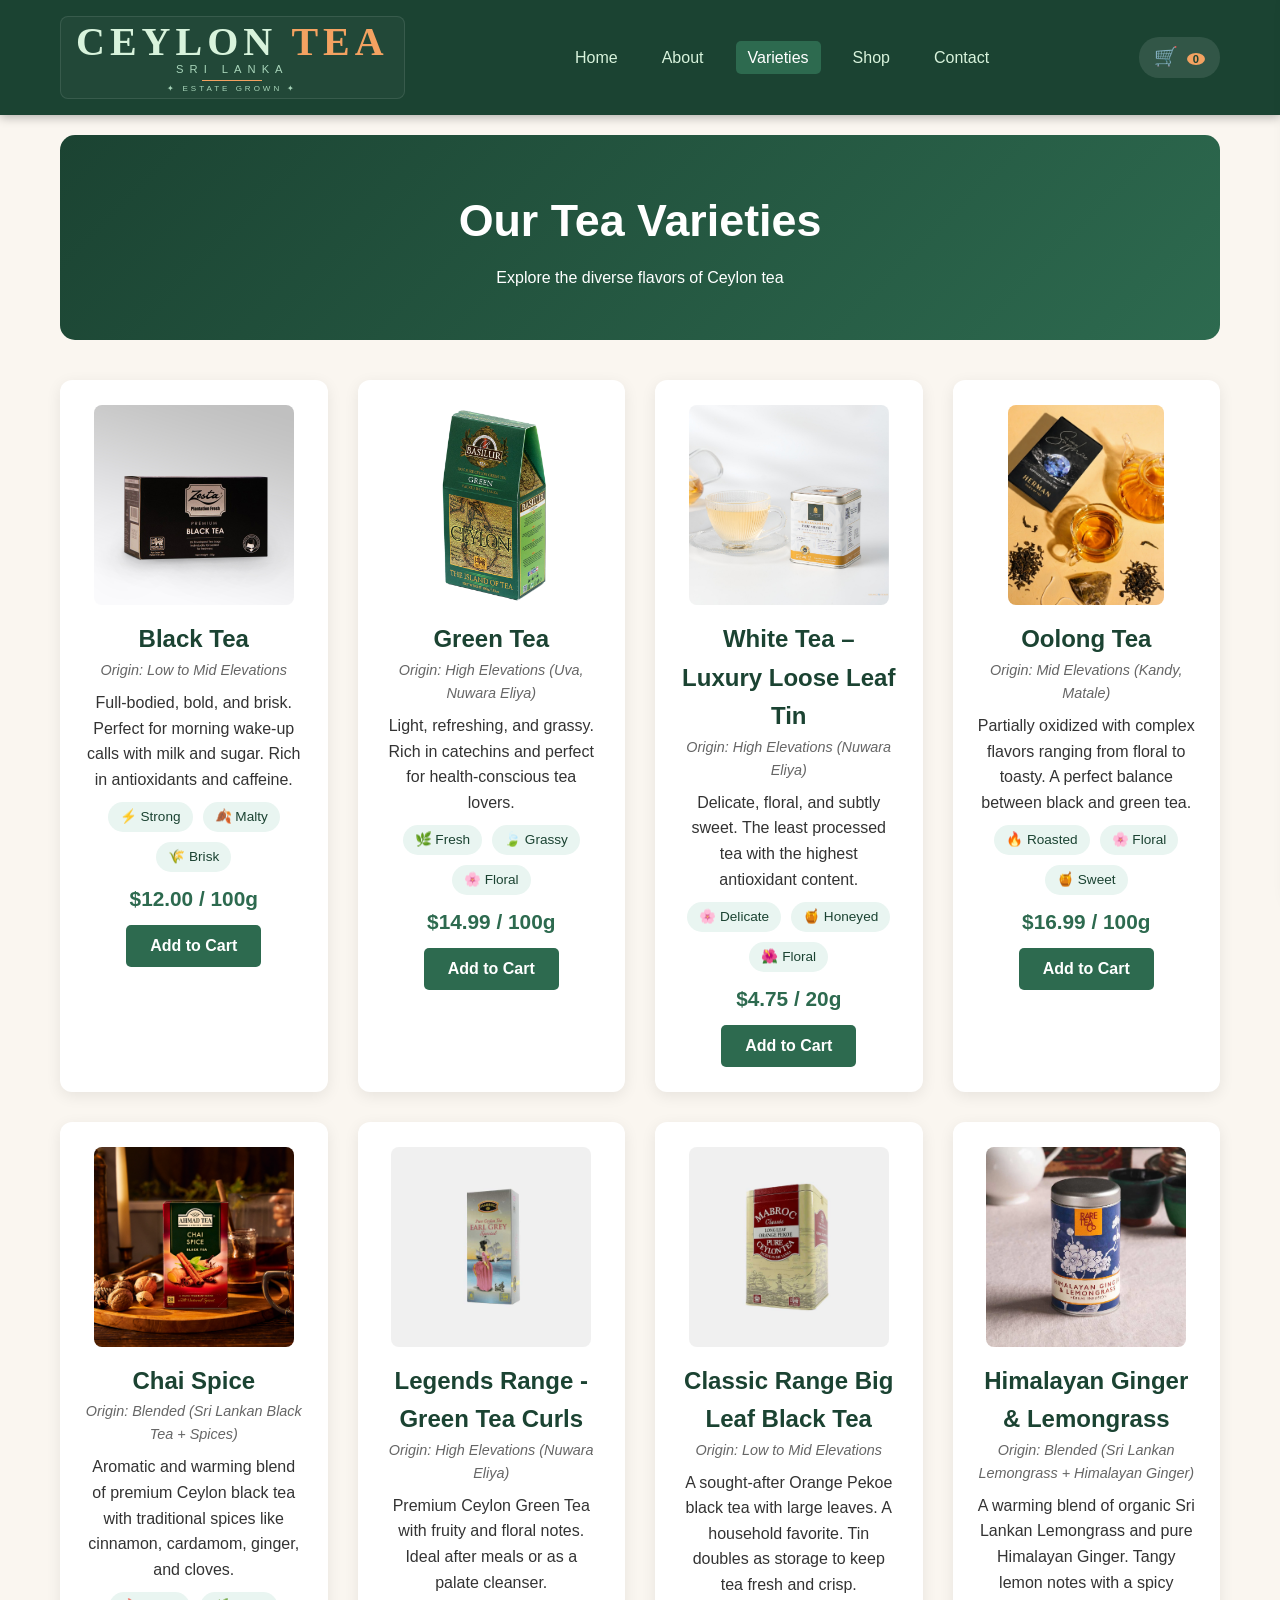
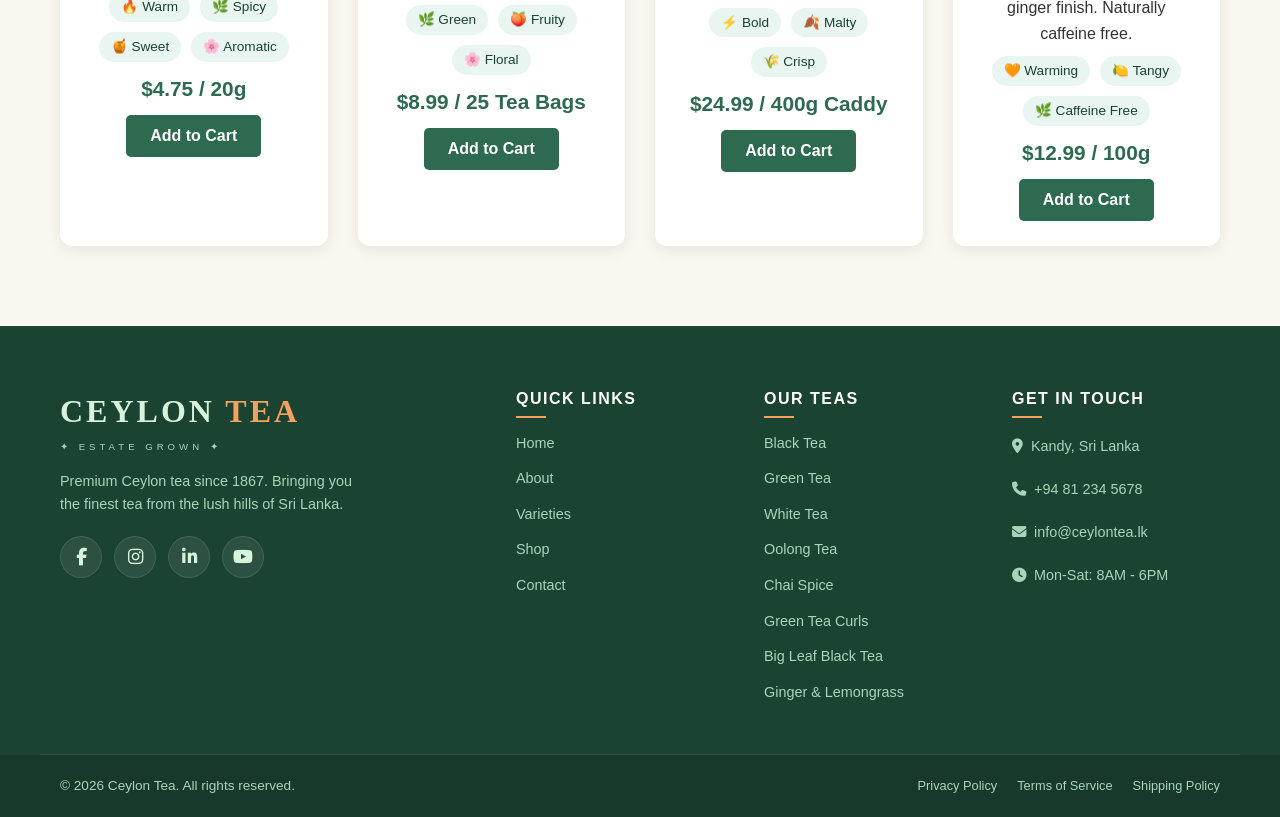
<file: varieties.html>
<!DOCTYPE html>
<html lang="en">
<head>
    <meta charset="UTF-8">
    <meta name="viewport" content="width=device-width, initial-scale=1.0">
    <title>Tea Varieties</title>
    <meta name="description" content="Explore the diverse flavors of Ceylon tea. Black, Green, White, Oolong, Chai Spice, and more.">
    <link rel="stylesheet" href="css/style.css">
    <link rel="stylesheet" href="https://cdnjs.cloudflare.com/ajax/libs/font-awesome/6.5.0/css/all.min.css">
    <link rel="icon" type="image/png" href="/favicon/favicon-96x96.png" sizes="96x96" />
    <link rel="icon" type="image/svg+xml" href="/favicon/favicon.svg" />
    <link rel="shortcut icon" href="/favicon/favicon.ico" />
    <link rel="apple-touch-icon" sizes="180x180" href="/favicon/apple-touch-icon.png" />
    <link rel="manifest" href="/favicon/site.webmanifest" />
</head>
<body>
    <header>
        <nav>
            <div class="logo">
                <span class="logo-brand">Ceylon <span class="highlight">Tea</span></span>
                <span class="logo-location">Sri Lanka</span>
                <span class="logo-divider"></span>
                <span class="logo-tagline">✦ Estate Grown ✦</span>
            </div>
            <ul>
                <li><a href="index.html">Home</a></li>
                <li><a href="about.html">About</a></li>
                <li><a href="varieties.html" class="active">Varieties</a></li>
                <li><a href="shop.html">Shop</a></li>
                <li><a href="contact.html">Contact</a></li>
            </ul>
            <div class="cart-icon" onclick="toggleCart()">
                🛒 <span id="cartCount">0</span>
            </div>
            <div class="hamburger" onclick="toggleMenu()">☰</div>
        </nav>
    </header>

    <main>
        <div id="cartSidebar" class="cart-sidebar">
            <div class="cart-header">
                <h3>🛒 Your Cart</h3>
                <button onclick="toggleCart()" class="cart-close">✕</button>
            </div>
            <div id="cartItemsList">
                <p style="text-align:center;color:#999;padding:20px;">Your cart is empty</p>
            </div>
            <div class="cart-footer">
                <div class="cart-total">
                    <p>Total: <strong id="cartTotalPrice">$0.00</strong></p>
                </div>
                <button class="btn" onclick="goToCheckout()" style="width:100%;">Checkout →</button>
            </div>
        </div>
        <div id="cartOverlay" class="cart-overlay" onclick="toggleCart()"></div>

        <section class="page-header">
            <h1>Our Tea Varieties</h1>
            <p>Explore the diverse flavors of Ceylon tea</p>
        </section>

        <section class="varieties-grid">
            <div class="variety-card">
                <img src="images/black-tea.jpg" alt="Black Tea">
                <h2>Black Tea</h2>
                <p class="origin">Origin: Low to Mid Elevations</p>
                <p class="description">Full-bodied, bold, and brisk. Perfect for morning wake-up calls with milk and sugar. Rich in antioxidants and caffeine.</p>
                <div class="flavor-profile">
                    <span>⚡ Strong</span>
                    <span>🍂 Malty</span>
                    <span>🌾 Brisk</span>
                </div>
                <p class="price">$12.00 / 100g</p>
                <button class="btn" onclick="addToCart('Black Tea', 12.00, this)">Add to Cart</button>
            </div>

            <div class="variety-card">
                <img src="images/green-tea.jpg" alt="Green Tea">
                <h2>Green Tea</h2>
                <p class="origin">Origin: High Elevations (Uva, Nuwara Eliya)</p>
                <p class="description">Light, refreshing, and grassy. Rich in catechins and perfect for health-conscious tea lovers.</p>
                <div class="flavor-profile">
                    <span>🌿 Fresh</span>
                    <span>🍃 Grassy</span>
                    <span>🌸 Floral</span>
                </div>
                <p class="price">$14.99 / 100g</p>
                <button class="btn" onclick="addToCart('Green Tea', 14.99, this)">Add to Cart</button>
            </div>

            <div class="variety-card">
                <img src="images/white-tea.jpg" alt="White Tea">
                <h2>White Tea – Luxury Loose Leaf Tin</h2>
                <p class="origin">Origin: High Elevations (Nuwara Eliya)</p>
                <p class="description">Delicate, floral, and subtly sweet. The least processed tea with the highest antioxidant content.</p>
                <div class="flavor-profile">
                    <span>🌸 Delicate</span>
                    <span>🍯 Honeyed</span>
                    <span>🌺 Floral</span>
                </div>
                <p class="price">$4.75 / 20g</p>
                <button class="btn" onclick="addToCart('White Tea', 4.75, this)">Add to Cart</button>
            </div>

            <div class="variety-card">
                <img src="images/oolong-tea.jpg" alt="Oolong Tea">
                <h2>Oolong Tea</h2>
                <p class="origin">Origin: Mid Elevations (Kandy, Matale)</p>
                <p class="description">Partially oxidized with complex flavors ranging from floral to toasty. A perfect balance between black and green tea.</p>
                <div class="flavor-profile">
                    <span>🔥 Roasted</span>
                    <span>🌸 Floral</span>
                    <span>🍯 Sweet</span>
                </div>
                <p class="price">$16.99 / 100g</p>
                <button class="btn" onclick="addToCart('Oolong Tea', 16.99, this)">Add to Cart</button>
            </div>

            <div class="variety-card">
                <img src="images/chai-spice.jpg" alt="Chai Spice">
                <h2>Chai Spice</h2>
                <p class="origin">Origin: Blended (Sri Lankan Black Tea + Spices)</p>
                <p class="description">Aromatic and warming blend of premium Ceylon black tea with traditional spices like cinnamon, cardamom, ginger, and cloves.</p>
                <div class="flavor-profile">
                    <span>🔥 Warm</span>
                    <span>🌿 Spicy</span>
                    <span>🍯 Sweet</span>
                    <span>🌸 Aromatic</span>
                </div>
                <p class="price">$4.75 / 20g</p>
                <button class="btn" onclick="addToCart('Chai Spice', 4.75, this)">Add to Cart</button>
            </div>

            <div class="variety-card">
                <img src="images/green-tea-curls.jpg" alt="Legends Range Green Tea Curls">
                <h2>Legends Range - Green Tea Curls</h2>
                <p class="origin">Origin: High Elevations (Nuwara Eliya)</p>
                <p class="description">Premium Ceylon Green Tea with fruity and floral notes. Ideal after meals or as a palate cleanser.</p>
                <div class="flavor-profile">
                    <span>🌿 Green</span>
                    <span>🍑 Fruity</span>
                    <span>🌸 Floral</span>
                </div>
                <p class="price">$8.99 / 25 Tea Bags</p>
                <button class="btn" onclick="addToCart('Green Tea Curls', 8.99, this)">Add to Cart</button>
            </div>

            <div class="variety-card">
                <img src="images/big-leaf-black-tea.jpg" alt="Classic Range Big Leaf Black Tea">
                <h2>Classic Range Big Leaf Black Tea</h2>
                <p class="origin">Origin: Low to Mid Elevations</p>
                <p class="description">A sought-after Orange Pekoe black tea with large leaves. A household favorite. Tin doubles as storage to keep tea fresh and crisp.</p>
                <div class="flavor-profile">
                    <span>⚡ Bold</span>
                    <span>🍂 Malty</span>
                    <span>🌾 Crisp</span>
                </div>
                <p class="price">$24.99 / 400g Caddy</p>
                <button class="btn" onclick="addToCart('Big Leaf Black Tea', 24.99, this)">Add to Cart</button>
            </div>

            <div class="variety-card">
                <img src="images/ginger-lemongrass.jpg" alt="Himalayan Ginger & Lemongrass">
                <h2>Himalayan Ginger & Lemongrass</h2>
                <p class="origin">Origin: Blended (Sri Lankan Lemongrass + Himalayan Ginger)</p>
                <p class="description">A warming blend of organic Sri Lankan Lemongrass and pure Himalayan Ginger. Tangy lemon notes with a spicy ginger finish. Naturally caffeine free.</p>
                <div class="flavor-profile">
                    <span>🧡 Warming</span>
                    <span>🍋 Tangy</span>
                    <span>🌿 Caffeine Free</span>
                </div>
                <p class="price">$12.99 / 100g</p>
                <button class="btn" onclick="addToCart('Ginger & Lemongrass', 12.99, this)">Add to Cart</button>
            </div>
        </section>

        <div id="cartNotification" class="cart-notification"></div>
    </main>

    <footer class="main-footer">
        <div class="footer-container">
            <div class="footer-col">
                <div class="footer-logo">
                    <span class="footer-brand">Ceylon <span class="highlight">Tea</span></span>
                    <span class="footer-tagline">✦ Estate Grown ✦</span>
                </div>
                <p class="footer-description">Premium Ceylon tea since 1867. Bringing you the finest tea from the lush hills of Sri Lanka.</p>
                <div class="footer-social">
                    <a href="#" class="social-link" aria-label="Facebook"><i class="fab fa-facebook-f"></i></a>
                    <a href="#" class="social-link" aria-label="Instagram"><i class="fab fa-instagram"></i></a>
                    <a href="#" class="social-link" aria-label="LinkedIn"><i class="fab fa-linkedin-in"></i></a>
                    <a href="#" class="social-link" aria-label="YouTube"><i class="fab fa-youtube"></i></a>
                </div>
            </div>
            <div class="footer-col">
                <h4>Quick Links</h4>
                <ul>
                    <li><a href="index.html">Home</a></li>
                    <li><a href="about.html">About</a></li>
                    <li><a href="varieties.html">Varieties</a></li>
                    <li><a href="shop.html">Shop</a></li>
                    <li><a href="contact.html">Contact</a></li>
                </ul>
            </div>
            <div class="footer-col">
                <h4>Our Teas</h4>
                <ul>
                    <li><a href="varieties.html">Black Tea</a></li>
                    <li><a href="varieties.html">Green Tea</a></li>
                    <li><a href="varieties.html">White Tea</a></li>
                    <li><a href="varieties.html">Oolong Tea</a></li>
                    <li><a href="varieties.html">Chai Spice</a></li>
                    <li><a href="varieties.html">Green Tea Curls</a></li>
                    <li><a href="varieties.html">Big Leaf Black Tea</a></li>
                    <li><a href="varieties.html">Ginger & Lemongrass</a></li>
                </ul>
            </div>
            <div class="footer-col">
                <h4>Get in Touch</h4>
                <ul class="footer-contact">
                    <li><i class="fas fa-map-marker-alt"></i> Kandy, Sri Lanka</li>
                    <li><i class="fas fa-phone"></i> +94 81 234 5678</li>
                    <li><i class="fas fa-envelope"></i> info@ceylontea.lk</li>
                    <li><i class="fas fa-clock"></i> Mon-Sat: 8AM - 6PM</li>
                </ul>
            </div>
        </div>
        <div class="footer-bottom">
            <div class="footer-bottom-container">
                <p>&copy; 2026 Ceylon Tea. All rights reserved.</p>
                <div class="footer-bottom-links">
                    <a href="#">Privacy Policy</a>
                    <a href="#">Terms of Service</a>
                    <a href="#">Shipping Policy</a>
                </div>
            </div>
        </div>
    </footer>

    <button id="backToTop" title="Back to Top">↑</button>
    <script src="js/script.js"></script>
</body>
</html>
</file>
<file: css/style.css>
/* ============================================
   RESET & BASE
   ============================================ */
* {
    margin: 0;
    padding: 0;
    box-sizing: border-box;
}
body {
    font-family: 'Segoe UI', Tahoma, Geneva, Verdana, sans-serif;
    line-height: 1.6;
    color: #333;
    background: #faf6f0;
}
a {
    text-decoration: none;
    color: #2d6a4f;
}
a:hover {
    color: #1b4332;
}
img {
    max-width: 100%;
    height: auto;
    display: block;
    border-radius: 8px;
}

/* ============================================
   HEADER & NAVIGATION
   ============================================ */
header {
    background: #1b4332;
    color: #fff;
    padding: 1rem 0;
    position: sticky;
    top: 0;
    z-index: 1000;
    box-shadow: 0 2px 10px rgba(0, 0, 0, 0.3);
}
nav {
    display: flex;
    justify-content: space-between;
    align-items: center;
    max-width: 1200px;
    margin: 0 auto;
    padding: 0 20px;
}
nav ul {
    list-style: none;
    display: flex;
}
nav ul li {
    margin-left: 20px;
}
nav ul li a {
    color: #d8f3dc;
    padding: 0.5rem 0.75rem;
    border-radius: 5px;
    transition: background 0.3s;
}
nav ul li a:hover,
nav ul li a.active {
    background: #2d6a4f;
    color: #fff;
}
.hamburger {
    display: none;
    font-size: 1.8rem;
    cursor: pointer;
}

/* ============================================
   LOGO
   ============================================ */
.logo {
    display: flex;
    flex-direction: column;
    align-items: center;
    text-decoration: none;
    line-height: 1;
    text-align: center;
    padding: 5px 15px;
    border: 1px solid rgba(255, 255, 255, 0.1);
    border-radius: 8px;
    background: rgba(255, 255, 255, 0.03);
}
.logo-brand {
    font-size: 2.5rem;
    font-weight: 900;
    letter-spacing: 5px;
    text-transform: uppercase;
    color: #d8f3dc;
    font-family: 'Georgia', 'Times New Roman', serif;
}
.logo-brand .highlight {
    color: #f4a261;
}
.logo-location {
    font-size: 0.7rem;
    font-weight: 300;
    letter-spacing: 6px;
    text-transform: uppercase;
    color: #a8d5ba;
    margin-top: 2px;
}
.logo-divider {
    display: block;
    width: 60px;
    height: 1px;
    background: #f4a261;
    margin: 5px auto 4px;
}
.logo-tagline {
    font-size: 0.5rem;
    font-weight: 300;
    letter-spacing: 3px;
    text-transform: uppercase;
    color: #a8d5ba;
}

/* ============================================
   BUTTONS
   ============================================ */
.btn {
    display: inline-block;
    background: #2d6a4f;
    color: #fff;
    padding: 0.75rem 1.5rem;
    border: none;
    border-radius: 5px;
    cursor: pointer;
    transition: background 0.3s, transform 0.2s;
    font-size: 1rem;
    font-weight: 600;
    position: relative;
    overflow: hidden;
}
.btn:hover {
    background: #1b4332;
    transform: translateY(-2px);
}
.btn:active::after {
    content: '';
    position: absolute;
    top: 50%;
    left: 50%;
    width: 300px;
    height: 300px;
    background: rgba(255, 255, 255, 0.2);
    border-radius: 50%;
    transform: translate(-50%, -50%);
    transition: width 0.6s, height 0.6s;
}
.btn-secondary {
    background: transparent;
    border: 2px solid #fff;
    color: #fff;
}
.btn-secondary:hover {
    background: #fff;
    color: #1b4332;
}
.btn-large {
    padding: 1rem 2.5rem;
    font-size: 1.2rem;
}
.btn-outline {
    background: transparent;
    border: 2px solid #2d6a4f;
    color: #2d6a4f;
    padding: 0.6rem 1.8rem;
}
.btn-outline:hover {
    background: #2d6a4f;
    color: #fff;
}
.btn-outline i {
    margin-left: 8px;
    transition: transform 0.3s;
}
.btn-outline:hover i {
    transform: translateX(5px);
}
.btn-product {
    width: 100%;
    background: #1b4332;
    color: #fff;
    padding: 0.6rem 1.5rem;
    border: none;
    border-radius: 6px;
    cursor: pointer;
    font-size: 0.9rem;
    font-weight: 600;
    transition: all 0.3s;
    display: flex;
    align-items: center;
    justify-content: center;
    gap: 8px;
}
.btn-product:hover {
    background: #2d6a4f;
    transform: translateY(-2px);
    box-shadow: 0 4px 15px rgba(45, 106, 79, 0.3);
}
.btn-product i {
    font-size: 0.9rem;
}

/* ============================================
   MAIN CONTENT
   ============================================ */
main {
    max-width: 1200px;
    margin: 0 auto;
    padding: 20px;
}

/* ============================================
   HERO SECTION
   ============================================ */
.hero {
    background: linear-gradient(rgba(12, 23, 18, 0.7), rgba(11, 23, 17, 0.7)),
                url('../images/hero-tea.jpg') no-repeat center center/cover;
    color: #fff;
    min-height: 500px;
    display: flex;
    align-items: center;
    justify-content: center;
    text-align: center;
    border-radius: 15px;
    margin-bottom: 40px;
    padding: 40px 20px;
}
.hero-content {
    max-width: 700px;
}
.hero h1 {
    font-size: 3.5rem;
    margin-bottom: 1rem;
}
.hero p {
    font-size: 1.2rem;
    margin-bottom: 2rem;
}
.hero .btn {
    margin: 0 10px 10px 0;
}
.hero-badge {
    display: inline-block;
    background: rgba(255, 255, 255, 0.15);
    padding: 5px 20px;
    border-radius: 20px;
    font-size: 0.7rem;
    letter-spacing: 2px;
    text-transform: uppercase;
    margin-bottom: 15px;
}
.hero-buttons {
    display: flex;
    gap: 15px;
    justify-content: center;
    flex-wrap: wrap;
}

/* ============================================
   FEATURES BANNER
   ============================================ */
.features-banner {
    display: grid;
    grid-template-columns: repeat(3, 1fr);
    gap: 30px;
    padding: 40px 0;
    margin-bottom: 20px;
    border-bottom: 1px solid #e8e0d8;
}
.feature-item {
    text-align: center;
    padding: 20px;
}
.feature-item i {
    font-size: 2.5rem;
    color: #2d6a4f;
    margin-bottom: 10px;
    display: block;
}
.feature-item h4 {
    color: #1b4332;
    font-size: 1.1rem;
    margin-bottom: 5px;
}
.feature-item p {
    color: #666;
    font-size: 0.9rem;
    margin: 0;
}

/* ============================================
   BEST SELLERS SECTION
   ============================================ */
.best-sellers {
    padding: 40px 0 60px;
}
.section-header {
    text-align: center;
    max-width: 700px;
    margin: 0 auto 40px;
}
.section-tag {
    color: #f4a261;
    font-size: 0.8rem;
    letter-spacing: 3px;
    text-transform: uppercase;
    font-weight: 600;
}
.section-header h2 {
    font-size: 2.2rem;
    color: #1b4332;
    margin: 10px 0 15px;
    line-height: 1.3;
}
.section-header p {
    color: #666;
    font-size: 1rem;
    line-height: 1.8;
    margin-bottom: 20px;
}

/* ===== PRODUCTS GRID ===== */
.products-grid {
    display: grid;
    grid-template-columns: repeat(auto-fit, minmax(270px, 1fr));
    gap: 30px;
}
.product-card {
    background: #fff;
    border-radius: 12px;
    overflow: hidden;
    box-shadow: 0 4px 20px rgba(0, 0, 0, 0.06);
    transition: all 0.3s ease;
    position: relative;
}
.product-card:hover {
    transform: translateY(-8px);
    box-shadow: 0 12px 40px rgba(0, 0, 0, 0.12);
}
.product-badge {
    position: absolute;
    top: 15px;
    left: 15px;
    background: #2d6a4f;
    color: #fff;
    padding: 4px 14px;
    border-radius: 20px;
    font-size: 0.7rem;
    font-weight: 700;
    text-transform: uppercase;
    letter-spacing: 1px;
    z-index: 2;
}
.product-image {
    position: relative;
    overflow: hidden;
    padding: 20px 20px 10px;
    background: #f8f5f0;
    height: 220px;
    display: flex;
    align-items: center;
    justify-content: center;
}
.product-image img {
    height: 180px;
    width: 100%;
    object-fit: cover;
    border-radius: 8px;
    transition: transform 0.5s ease;
}
.product-card:hover .product-image img {
    transform: scale(1.05);
}
.product-wishlist {
    position: absolute;
    top: 15px;
    right: 15px;
    background: #fff;
    border: none;
    border-radius: 50%;
    width: 36px;
    height: 36px;
    display: flex;
    align-items: center;
    justify-content: center;
    cursor: pointer;
    box-shadow: 0 2px 10px rgba(0, 0, 0, 0.08);
    transition: all 0.3s;
    color: #999;
    z-index: 2;
}
.product-wishlist:hover {
    background: #fff5f5;
    color: #e74c3c;
    transform: scale(1.1);
}
.product-info {
    padding: 20px 20px 25px;
}
.product-info h3 {
    color: #1b4332;
    font-size: 1.1rem;
    margin-bottom: 6px;
}
.product-rating {
    display: flex;
    align-items: center;
    gap: 3px;
    margin-bottom: 8px;
}
.product-rating i {
    color: #f4a261;
    font-size: 0.85rem;
}
.product-rating span {
    color: #999;
    font-size: 0.8rem;
    margin-left: 5px;
}
.product-desc {
    color: #666;
    font-size: 0.85rem;
    margin-bottom: 12px;
    line-height: 1.5;
}
.product-price {
    display: flex;
    align-items: center;
    gap: 10px;
    margin-bottom: 15px;
}
.product-price .price {
    font-size: 1.3rem;
    font-weight: 700;
    color: #2d6a4f;
}
.product-price .price-old {
    font-size: 0.95rem;
    color: #999;
    text-decoration: line-through;
}

/* ============================================
   QUIZ PREVIEW
   ============================================ */
.quiz-preview {
    background: linear-gradient(rgba(0, 0, 0, 0.6), rgba(0, 0, 0, 0.6)),
                url('../images/poster.jpg') no-repeat center center/cover;
    color: #fff;
    padding: 80px 40px;
    border-radius: 15px;
    text-align: center;
    margin: 40px 0;
}
.quiz-content {
    max-width: 600px;
    margin: 0 auto;
}
.quiz-tag {
    display: inline-block;
    color: #f4a261;
    font-size: 0.7rem;
    letter-spacing: 3px;
    text-transform: uppercase;
    font-weight: 600;
    margin-bottom: 10px;
}
.quiz-preview h2 {
    font-size: 2.2rem;
    margin-bottom: 0.5rem;
}
.quiz-preview p {
    font-size: 1.1rem;
    margin-bottom: 1.5rem;
    opacity: 0.9;
}
.quiz-preview .btn {
    background: #f4ede7;
    color: #1b4332;
}
.quiz-preview .btn:hover {
    background: #efd7d1;
    color: #161313;
}
.quiz-preview .btn i {
    margin-left: 8px;
    transition: transform 0.3s;
}
.quiz-preview .btn:hover i {
    transform: translateX(5px);
}

/* ============================================
   REVIEWS
   ============================================ */
.reviews {
    padding: 20px 0 40px;
}
.reviews h2 {
    text-align: center;
    font-size: 2.2rem;
    margin-bottom: 2rem;
    color: #1b4332;
}
.review-grid {
    display: grid;
    grid-template-columns: repeat(auto-fit, minmax(280px, 1fr));
    gap: 25px;
    margin-bottom: 30px;
}
.review-card {
    background: #fff;
    padding: 25px;
    border-radius: 12px;
    box-shadow: 0 4px 15px rgba(0, 0, 0, 0.08);
}
.review-card .stars {
    color: #f4a261;
    font-size: 1.2rem;
    margin-bottom: 0.5rem;
}
.review-card h4 {
    color: #1b4332;
    margin-top: 0.5rem;
}
.reviews-cta {
    text-align: center;
    margin-top: 10px;
}

/* ============================================
   PAGE HEADER
   ============================================ */
.page-header {
    background: linear-gradient(135deg, #1b4332, #2d6a4f);
    color: #fff;
    padding: 50px 30px;
    text-align: center;
    border-radius: 15px;
    margin-bottom: 40px;
}
.page-header h1 {
    font-size: 2.8rem;
    margin-bottom: 0.5rem;
}

/* ============================================
   ABOUT PAGE
   ============================================ */
.about-content {
    display: grid;
    grid-template-columns: 1fr 1fr;
    gap: 40px;
    align-items: center;
}
.about-text h2 {
    color: #1b4332;
    margin-top: 1.5rem;
    margin-bottom: 0.5rem;
}
.about-text ul {
    padding-left: 20px;
    margin: 1rem 0;
}
.about-text ul li {
    margin-bottom: 0.5rem;
}

/* ============================================
   VARIETIES PAGE
   ============================================ */
.varieties-grid {
    display: grid;
    grid-template-columns: repeat(auto-fit, minmax(250px, 1fr));
    gap: 30px;
}
.variety-card {
    background: #fff;
    padding: 25px;
    border-radius: 12px;
    box-shadow: 0 4px 15px rgba(0, 0, 0, 0.08);
    text-align: center;
    transition: transform 0.3s;
}
.variety-card:hover {
    transform: translateY(-10px) scale(1.02);
    box-shadow: 0 8px 30px rgba(0, 0, 0, 0.15);
}
.variety-card img {
    display: block;
    margin: 0 auto 15px;
    max-width: 100%;
    height: 200px;
    object-fit: cover;
    border-radius: 8px;
}
.variety-card h2 {
    color: #1b4332;
    font-size: 1.5rem;
}
.variety-card .origin {
    font-style: italic;
    color: #666;
    font-size: 0.9rem;
}
.variety-card .description {
    margin: 0.5rem 0;
}
.variety-card .price {
    font-size: 1.3rem;
    font-weight: bold;
    color: #2d6a4f;
    margin: 10px 0;
}
.flavor-profile {
    display: flex;
    justify-content: center;
    gap: 10px;
    flex-wrap: wrap;
    margin: 10px 0;
}
.flavor-profile span {
    background: #e9f5f1;
    padding: 4px 12px;
    border-radius: 20px;
    font-size: 0.85rem;
    color: #1b4332;
}

/* ============================================
   SHOP PAGE
   ============================================ */
.shop-container {
    display: grid;
    grid-template-columns: 1fr 1fr;
    gap: 40px;
}
.order-form {
    background: #fff;
    padding: 30px;
    border-radius: 12px;
    box-shadow: 0 4px 15px rgba(0, 0, 0, 0.08);
}

/* ===== FORM ELEMENTS ===== */
.form-group {
    margin-bottom: 1.2rem;
}
.form-group label {
    display: block;
    font-weight: 600;
    margin-bottom: 0.3rem;
    color: #1b4332;
}
.form-group input,
.form-group select,
.form-group textarea {
    width: 100%;
    padding: 10px 12px;
    border: 2px solid #ddd;
    border-radius: 8px;
    font-size: 1rem;
    transition: border-color 0.3s;
}
.form-group input:focus,
.form-group select:focus,
.form-group textarea:focus {
    outline: none;
    border-color: #2d6a4f;
}
.form-group label input[type="checkbox"] {
    display: inline-block;
    width: 18px;
    height: 18px;
    margin-right: 8px;
    vertical-align: middle;
}
.form-group label span {
    vertical-align: middle;
}

/* ===== ORDER ITEMS ===== */
.form-section {
    margin-bottom: 25px;
    padding-bottom: 20px;
    border-bottom: 1px solid #eee;
}
.form-section h3 {
    color: #1b4332;
    margin-bottom: 15px;
    font-size: 1.2rem;
}
.section-note {
    color: #666;
    font-size: 0.9rem;
    margin-bottom: 15px;
}
.order-item {
    background: #f8f5f0;
    padding: 15px;
    border-radius: 8px;
    margin-bottom: 12px;
    border-left: 4px solid #2d6a4f;
    transition: all 0.3s ease;
}
.item-row {
    display: grid;
    grid-template-columns: 2fr 1fr auto;
    gap: 15px;
    align-items: end;
}
.item-select select {
    width: 100%;
    padding: 8px 12px;
    border: 2px solid #ddd;
    border-radius: 6px;
    font-size: 0.95rem;
    background: #fff;
}
.item-quantity {
    width: 80px;
}
.item-quantity input {
    width: 100%;
    padding: 8px 10px;
    border: 2px solid #ddd;
    border-radius: 6px;
    font-size: 0.95rem;
    text-align: center;
}
.remove-btn {
    background: #e74c3c;
    color: #fff;
    border: none;
    border-radius: 6px;
    padding: 8px 14px;
    cursor: pointer;
    transition: background 0.3s;
}
.remove-btn:hover:not(:disabled) {
    background: #c0392b;
}
.remove-btn:disabled {
    opacity: 0.3;
    cursor: not-allowed;
}
.item-subtotal {
    text-align: right;
    font-weight: bold;
    color: #2d6a4f;
    margin-top: 5px;
}
.add-item-btn {
    margin-top: 10px;
    background: #2d6a4f;
    color: #fff;
    padding: 10px 20px;
    border: none;
    border-radius: 6px;
    cursor: pointer;
    transition: all 0.3s;
}
.add-item-btn:hover {
    background: #1b4332;
    transform: scale(1.02);
}

/* ===== PRICE BREAKDOWN ===== */
.price-breakdown {
    background: #e9f5f1;
    padding: 20px;
    border-radius: 8px;
    margin: 20px 0;
}
.price-breakdown h3 {
    color: #1b4332;
    margin-bottom: 0.5rem;
}
.price-breakdown p {
    display: flex;
    justify-content: space-between;
    padding: 5px 0;
}
.price-breakdown h4 {
    display: flex;
    justify-content: space-between;
    font-size: 1.2rem;
    color: #1b4332;
    border-top: 2px solid #2d6a4f;
    padding-top: 10px;
    margin-top: 5px;
}
.summary-item {
    display: flex;
    justify-content: space-between;
    padding: 6px 0;
    font-size: 0.95rem;
    border-bottom: 1px dashed #eee;
}
.summary-item .item-price {
    color: #2d6a4f;
    font-weight: 600;
}
.summary-divider {
    border-top: 2px solid #ddd;
    margin: 10px 0;
}

/* ===== ORDER CONFIRMATION ===== */
.order-confirmation {
    background: #d8f3dc;
    padding: 30px;
    border-radius: 12px;
    text-align: center;
    margin-top: 20px;
}
.order-confirmation h2 {
    color: #1b4332;
}

/* ============================================
   TEA FINDER QUIZ
   ============================================ */
.tea-finder {
    background: #fff;
    padding: 30px;
    border-radius: 12px;
    box-shadow: 0 4px 15px rgba(0, 0, 0, 0.08);
}
.quiz-container {
    margin-top: 20px;
}
.quiz-options {
    display: flex;
    flex-direction: column;
    gap: 10px;
    margin-top: 15px;
}
.quiz-option {
    background: #e9f5f1;
    border: 2px solid #2d6a4f;
    padding: 12px 20px;
    border-radius: 8px;
    cursor: pointer;
    font-size: 1rem;
    transition: background 0.3s;
}
.quiz-option:hover {
    background: #2d6a4f;
    color: #fff;
}
.quiz-recommendation {
    background: #d8f3dc;
    padding: 20px;
    border-radius: 8px;
    margin: 15px 0;
}

/* ============================================
   CONTACT PAGE
   ============================================ */
.contact-content {
    display: grid;
    grid-template-columns: 2fr 1fr;
    gap: 40px;
    margin-bottom: 60px;
}
.contact-form {
    background: #fff;
    padding: 35px 40px;
    border-radius: 12px;
    box-shadow: 0 4px 15px rgba(0, 0, 0, 0.06);
}
.contact-form h2 {
    color: #1b4332;
    font-size: 1.5rem;
    margin-bottom: 20px;
}
.contact-info {
    background: #fff;
    padding: 35px 30px;
    border-radius: 12px;
    box-shadow: 0 4px 15px rgba(0, 0, 0, 0.06);
}
.contact-info h2 {
    color: #1b4332;
    font-size: 1.5rem;
    margin-bottom: 20px;
}
.contact-detail {
    display: flex;
    align-items: flex-start;
    gap: 15px;
    padding: 12px 0;
    border-bottom: 1px solid #f0f0f0;
}
.contact-detail:last-child {
    border-bottom: none;
}
.contact-icon {
    font-size: 1.3rem;
    width: 30px;
    text-align: center;
    flex-shrink: 0;
}
.contact-detail strong {
    display: block;
    color: #1b4332;
    font-size: 0.85rem;
    text-transform: uppercase;
    letter-spacing: 1px;
}
.contact-detail p {
    color: #555;
    font-size: 0.95rem;
    margin: 2px 0 0;
    line-height: 1.6;
}
#contactFeedback {
    margin-top: 1rem;
    padding: 10px;
    border-radius: 5px;
}
.success {
    background: #d8f3dc;
    color: #1b4332;
    border: 2px solid #2d6a4f;
}
.error {
    background: #f8d7da;
    color: #721c24;
    border: 2px solid #f5c6cb;
}

/* ============================================
   CART SIDEBAR & NOTIFICATION
   ============================================ */
.cart-notification {
    position: fixed;
    bottom: 20px;
    right: 20px;
    background: #1b4332;
    color: #fff;
    padding: 15px 25px;
    border-radius: 8px;
    opacity: 0;
    transform: translateY(100px);
    transition: all 0.5s;
    z-index: 999;
}
.cart-notification.show {
    opacity: 1;
    transform: translateY(0);
}
.cart-icon {
    cursor: pointer;
    font-size: 1.2rem;
    padding: 5px 15px;
    background: rgba(255, 255, 255, 0.1);
    border-radius: 20px;
    transition: all 0.3s;
    color: #d8f3dc;
    position: relative;
    z-index: 1001;
}
.cart-icon:hover {
    background: rgba(255, 255, 255, 0.2);
}
.cart-icon #cartCount {
    background: #f4a261;
    color: #1b4332;
    border-radius: 50%;
    padding: 0px 6px;
    font-size: 0.7rem;
    font-weight: bold;
    margin-left: 3px;
}
.cart-sidebar {
    position: fixed;
    top: 0;
    right: -400px;
    width: 380px;
    height: 100%;
    background: #fff;
    box-shadow: -5px 0 20px rgba(0, 0, 0, 0.2);
    z-index: 9999;
    padding: 20px;
    transition: right 0.3s ease;
    overflow-y: auto;
    display: flex;
    flex-direction: column;
}
.cart-sidebar.open {
    right: 0;
}
.cart-overlay {
    position: fixed;
    top: 0;
    left: 0;
    width: 100%;
    height: 100%;
    background: rgba(0, 0, 0, 0.5);
    z-index: 9998;
    display: none;
}
.cart-overlay.open {
    display: block;
}
.cart-header {
    display: flex;
    justify-content: space-between;
    align-items: center;
    border-bottom: 2px solid #eee;
    padding-bottom: 15px;
    margin-bottom: 15px;
}
.cart-header h3 {
    color: #1b4332;
    margin: 0;
}
.cart-close {
    background: none;
    border: none;
    font-size: 1.5rem;
    cursor: pointer;
    color: #999;
}
.cart-close:hover {
    color: #333;
}
#cartItemsList {
    flex: 1;
}
.cart-item {
    display: flex;
    justify-content: space-between;
    align-items: center;
    padding: 10px 0;
    border-bottom: 1px solid #f0f0f0;
}
.cart-item-info {
    flex: 1;
}
.cart-item-info strong {
    display: block;
    color: #1b4332;
}
.cart-item-info span {
    color: #2d6a4f;
    font-weight: bold;
    font-size: 0.9rem;
}
.cart-item-controls {
    display: flex;
    align-items: center;
    gap: 5px;
}
.cart-item-controls button {
    background: #e9f5f1;
    border: 1px solid #ddd;
    border-radius: 4px;
    padding: 2px 10px;
    cursor: pointer;
    font-size: 1rem;
    transition: all 0.3s;
}
.cart-item-controls button:hover {
    background: #2d6a4f;
    color: #fff;
}
.cart-item-controls span {
    min-width: 25px;
    text-align: center;
    font-weight: bold;
}
.cart-remove {
    color: #e74c3c !important;
    background: none !important;
    border: none !important;
    font-size: 1.2rem !important;
    padding: 0 5px !important;
}
.cart-remove:hover {
    color: #c0392b !important;
    background: none !important;
}
.cart-footer {
    border-top: 2px solid #eee;
    padding-top: 15px;
    margin-top: 15px;
}
.cart-total {
    text-align: center;
    margin-bottom: 10px;
}
.cart-total p {
    font-size: 1.2rem;
    color: #1b4332;
}
.cart-total strong {
    color: #2d6a4f;
    font-size: 1.4rem;
}

/* ============================================
   PROFESSIONAL FOOTER
   ============================================ */
.main-footer {
    background: #1b4332;
    color: #d8f3dc;
    padding: 60px 0 0;
    margin-top: 60px;
}
.footer-container {
    max-width: 1200px;
    margin: 0 auto;
    padding: 0 20px;
    display: grid;
    grid-template-columns: 2fr 1fr 1fr 1fr;
    gap: 40px;
    padding-bottom: 40px;
    border-bottom: 1px solid rgba(255, 255, 255, 0.08);
}
.footer-logo {
    display: flex;
    flex-direction: column;
    margin-bottom: 15px;
}
.footer-brand {
    font-size: 2rem;
    font-weight: 900;
    letter-spacing: 3px;
    text-transform: uppercase;
    color: #d8f3dc;
    font-family: 'Georgia', 'Times New Roman', serif;
}
.footer-brand .highlight {
    color: #f4a261;
}
.footer-tagline {
    font-size: 0.6rem;
    letter-spacing: 4px;
    text-transform: uppercase;
    color: #a8d5ba;
    margin-top: 2px;
}
.footer-description {
    color: #a8d5ba;
    font-size: 0.9rem;
    line-height: 1.6;
    margin-bottom: 20px;
    max-width: 300px;
}
.footer-social {
    display: flex;
    gap: 12px;
    margin-top: 5px;
}
.social-link {
    display: inline-flex;
    align-items: center;
    justify-content: center;
    width: 42px;
    height: 42px;
    background: rgba(255, 255, 255, 0.08);
    border-radius: 50%;
    color: #d8f3dc;
    font-size: 1.1rem;
    transition: all 0.3s ease;
    text-decoration: none;
    border: 1px solid rgba(255, 255, 255, 0.1);
}
.social-link:hover {
    transform: translateY(-4px);
    color: #fff;
}
.social-link:hover .fa-facebook-f {
    color: #1877f2;
}
.social-link:hover .fa-instagram {
    color: #e4405f;
}
.social-link:hover .fa-linkedin-in {
    color: #0a66c2;
}
.social-link:hover .fa-youtube {
    color: #ff0000;
}
.social-link:hover {
    background: rgba(255, 255, 255, 0.15);
    border-color: rgba(255, 255, 255, 0.2);
    box-shadow: 0 4px 15px rgba(0, 0, 0, 0.2);
}
.footer-col h4 {
    color: #fff;
    font-size: 1rem;
    font-weight: 700;
    text-transform: uppercase;
    letter-spacing: 1.5px;
    margin-bottom: 18px;
    position: relative;
}
.footer-col h4::after {
    content: '';
    position: absolute;
    bottom: -6px;
    left: 0;
    width: 30px;
    height: 2px;
    background: #f4a261;
}
.footer-col ul {
    list-style: none;
    padding: 0;
    margin: 0;
}
.footer-col ul li {
    margin-bottom: 10px;
}
.footer-col ul li a {
    color: #a8d5ba;
    text-decoration: none;
    font-size: 0.9rem;
    transition: color 0.3s ease;
    display: inline-block;
}
.footer-col ul li a:hover {
    color: #f4a261;
    transform: translateX(4px);
}
.footer-contact li {
    color: #a8d5ba;
    font-size: 0.9rem;
    padding: 5px 0;
    display: flex;
    align-items: center;
    gap: 8px;
}
.footer-bottom {
    background: rgba(0, 0, 0, 0.15);
    padding: 20px 0;
}
.footer-bottom-container {
    max-width: 1200px;
    margin: 0 auto;
    padding: 0 20px;
    display: flex;
    justify-content: space-between;
    align-items: center;
    flex-wrap: wrap;
    gap: 10px;
}
.footer-bottom p {
    color: #a8d5ba;
    font-size: 0.85rem;
    margin: 0;
}
.footer-bottom-links {
    display: flex;
    gap: 20px;
}
.footer-bottom-links a {
    color: #a8d5ba;
    font-size: 0.8rem;
    text-decoration: none;
    transition: color 0.3s;
}
.footer-bottom-links a:hover {
    color: #f4a261;
}

/* ============================================
   BACK TO TOP
   ============================================ */
#backToTop {
    position: fixed;
    bottom: 30px;
    right: 30px;
    background: #2d6a4f;
    color: #fff;
    border: none;
    border-radius: 50%;
    width: 55px;
    height: 55px;
    font-size: 1.8rem;
    cursor: pointer;
    display: none;
    box-shadow: 0 4px 20px rgba(0, 0, 0, 0.3);
    z-index: 9999;
    transition: all 0.3s;
}
#backToTop:hover {
    background: #1b4332;
    transform: translateY(-5px) scale(1.05);
}

/* ============================================
   RESPONSIVE DESIGN
   ============================================ */
@media (max-width: 1024px) {
    .shop-container {
        grid-template-columns: 1fr;
    }
    .footer-container {
        grid-template-columns: 1fr 1fr;
        gap: 30px;
    }
}
@media (max-width: 768px) {
    nav ul {
        position: fixed;
        top: 0;
        right: -280px;
        width: 280px;
        height: 100%;
        background: #1b4332;
        flex-direction: column;
        padding: 80px 30px 30px;
        z-index: 999;
        display: flex !important;
        box-shadow: -5px 0 20px rgba(0, 0, 0, 0.3);
        transition: right 0.3s;
    }
    nav ul.show {
        right: 0;
    }
    nav ul::before {
        content: '✕';
        position: absolute;
        top: 20px;
        right: 20px;
        font-size: 1.8rem;
        color: #fff;
        cursor: pointer;
    }
    nav ul li {
        margin: 10px 0;
    }
    .hamburger {
        display: block;
        z-index: 1000;
    }
    .hero {
        min-height: 400px;
    }
    .hero h1 {
        font-size: 2.2rem;
    }
    .about-content,
    .contact-content {
        grid-template-columns: 1fr;
    }
    .page-header h1 {
        font-size: 2rem;
    }
    .varieties-grid {
        grid-template-columns: 1fr 1fr;
    }
    .item-row {
        grid-template-columns: 1fr 1fr;
        gap: 10px;
    }
    .item-remove {
        grid-column: span 2;
        justify-content: flex-end;
    }
    .item-quantity {
        width: 100%;
    }
    .footer-container {
        grid-template-columns: 1fr;
        gap: 30px;
        text-align: center;
    }
    .footer-col h4::after {
        left: 50%;
        transform: translateX(-50%);
    }
    .footer-description {
        margin: 0 auto 20px;
    }
    .footer-social {
        justify-content: center;
    }
    .footer-contact li {
        justify-content: center;
    }
    .footer-bottom-container {
        flex-direction: column;
        text-align: center;
    }
    .footer-bottom-links {
        justify-content: center;
        flex-wrap: wrap;
    }
    .contact-form {
        padding: 25px 20px;
    }
    .contact-info {
        padding: 25px 20px;
    }
    #backToTop {
        width: 45px;
        height: 45px;
        font-size: 1.3rem;
        bottom: 20px;
        right: 20px;
    }
    .features-banner {
        grid-template-columns: 1fr 1fr;
        gap: 15px;
        padding: 20px 0;
    }
    .feature-item {
        padding: 10px;
    }
    .section-header h2 {
        font-size: 1.6rem;
    }
    .products-grid {
        grid-template-columns: 1fr 1fr;
        gap: 15px;
    }
    .product-image {
        height: 180px;
    }
    .product-image img {
        height: 140px;
    }
}
@media (max-width: 480px) {
    .varieties-grid {
        grid-template-columns: 1fr;
    }
    .hero {
        min-height: 320px;
        background-position: center 25%;
        padding: 25px 15px;
        border-radius: 10px;
    }
    .hero h1 {
        font-size: 1.6rem;
    }
    .hero p {
        font-size: 0.9rem;
    }
    .hero .btn {
        display: block;
        margin: 8px auto;
        width: 80%;
    }
    .features-banner {
        grid-template-columns: 1fr;
        gap: 10px;
    }
    .products-grid {
        grid-template-columns: 1fr;
        gap: 20px;
    }
    .product-image {
        height: 200px;
    }
    .product-image img {
        height: 160px;
    }
    .section-header h2 {
        font-size: 1.4rem;
    }
    .hero h1 {
        font-size: 1.6rem;
    }
    .hero-buttons {
        flex-direction: column;
        align-items: center;
    }
    .hero-buttons .btn {
        width: 80%;
    }
    .quiz-preview {
        padding: 40px 20px;
    }
    .quiz-preview h2 {
        font-size: 1.5rem;
    }
    .footer-container {
        padding: 0 15px 30px;
    }
    .footer-brand {
        font-size: 1.6rem;
    }
    .footer-bottom-links {
        gap: 12px;
    }
    .contact-detail {
        padding: 10px 0;
    }
    .cart-sidebar {
        width: 100%;
        right: -100%;
    }
    .cart-icon {
        font-size: 1rem;
        padding: 5px 10px;
    }
}
@media (max-width: 360px) {
    .hero {
        min-height: 280px;
        padding: 20px 12px;
        background-position: center 20%;
    }
    .hero h1 {
        font-size: 1.3rem;
    }
    .hero .btn {
        width: 90%;
        font-size: 0.8rem;
        padding: 0.5rem 1rem;
    }
}
</file>
